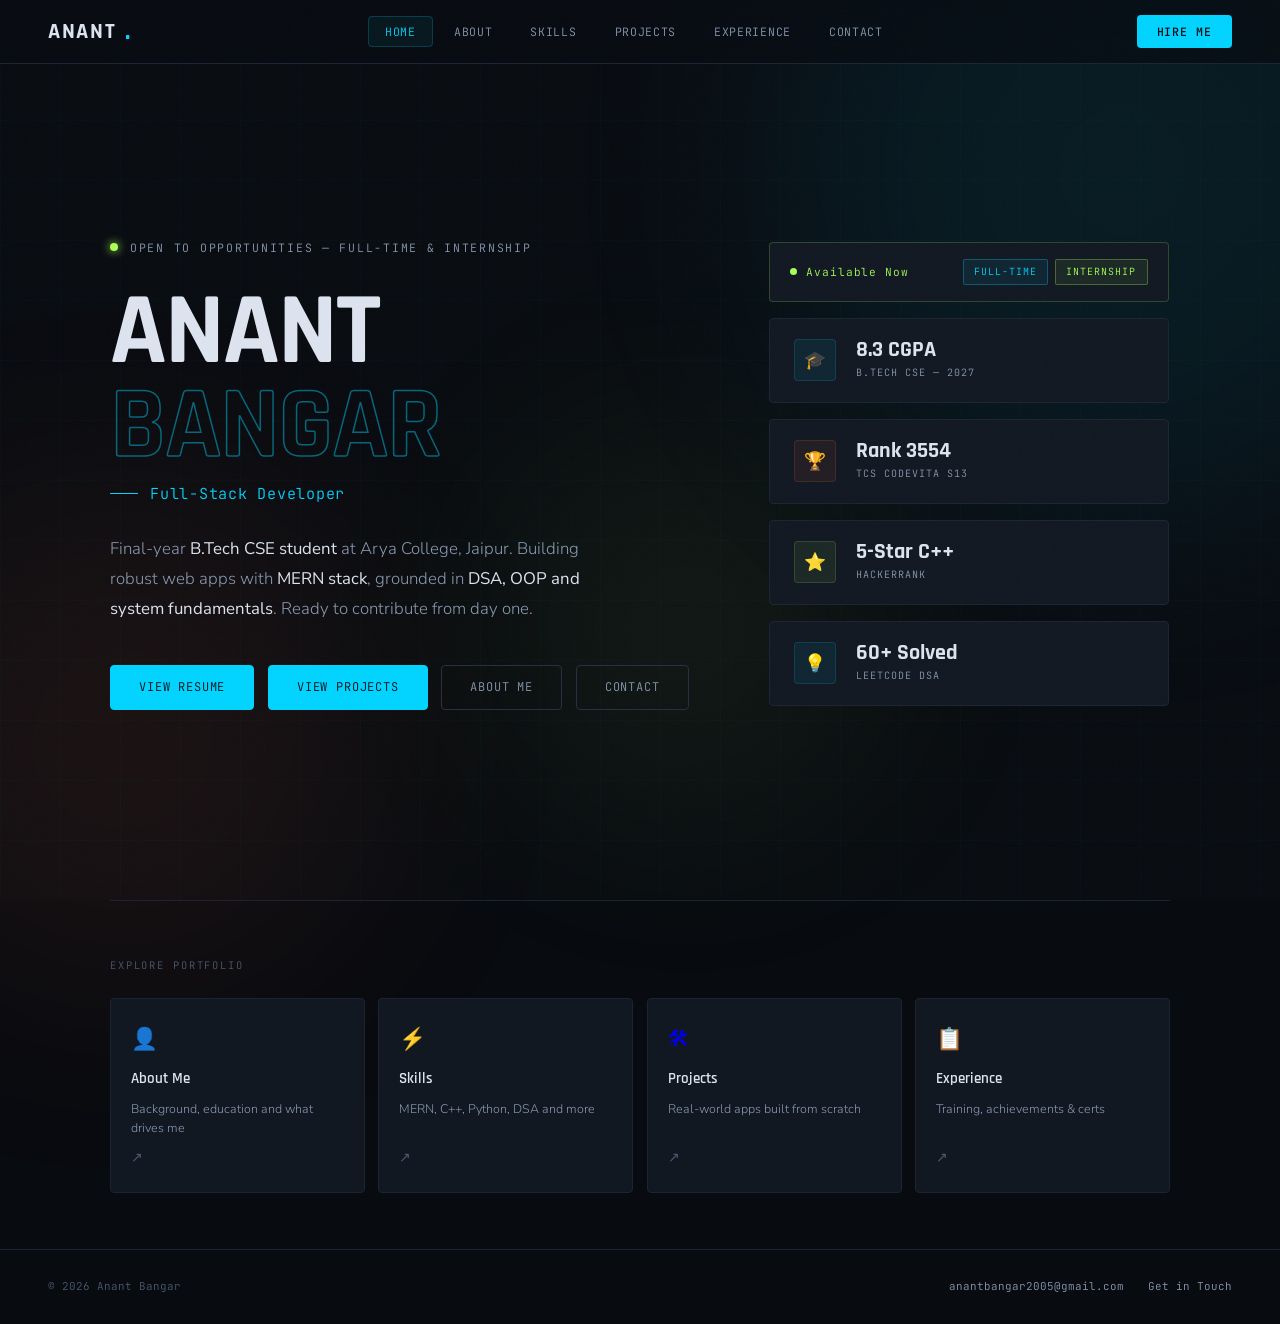
<file: index.html>
<!DOCTYPE html>
<html lang="en">
<head>
  <meta charset="UTF-8"/>
  <meta name="viewport" content="width=device-width, initial-scale=1.0"/>
  <title>Anant Bangar — Full-Stack Developer</title>
  <link rel="stylesheet" href="style.css"/>
  <style>
    .hero {
      min-height: calc(100vh - 64px);
      display: flex;
      align-items: center;
      padding: 4rem 0 5rem;
    }
    .hero-grid {
      display: grid;
      grid-template-columns: 1fr 400px;
      gap: 5rem;
      align-items: center;
    }
    .hero-eyebrow {
      display: flex;
      align-items: center;
      gap: 0.75rem;
      margin-bottom: 1.75rem;
    }
    .status-dot {
      width: 8px; height: 8px;
      border-radius: 50%;
      background: var(--accent3);
      box-shadow: 0 0 10px var(--accent3);
      animation: pulse-dot 2s ease-in-out infinite;
    }
    @keyframes pulse-dot {
      0%,100% { opacity: 1; transform: scale(1); }
      50%      { opacity: 0.55; transform: scale(0.82); }
    }
    .eyebrow-text {
      font-family: var(--font-mono);
      font-size: 0.72rem;
      letter-spacing: 0.15em;
      text-transform: uppercase;
      color: var(--text2);
    }
    .hero-name {
      font-family: var(--font-head);
      font-weight: 700;
      font-size: clamp(3.5rem, 8vw, 7rem);
      line-height: 0.92;
      letter-spacing: -0.02em;
      margin-bottom: 0.5rem;
    }
    .hero-name .outline {
      color: transparent;
      -webkit-text-stroke: 1.5px rgba(0,212,255,0.45);
    }
    .hero-role {
      font-family: var(--font-mono);
      font-size: 0.95rem;
      color: var(--accent);
      letter-spacing: 0.05em;
      margin-bottom: 1.75rem;
      display: flex;
      align-items: center;
      gap: 0.75rem;
    }
    .hero-role::before { content:''; width:28px; height:1px; background:var(--accent); }
    .hero-desc {
      font-size: 1.05rem;
      color: var(--text2);
      line-height: 1.8;
      max-width: 500px;
      margin-bottom: 2.5rem;
    }
    .hero-desc strong { color: var(--text); font-weight: 400; }
    .hero-actions { display: flex; gap: 0.85rem; flex-wrap: wrap; }

    /* Right panel */
    .hero-panel { display: flex; flex-direction: column; gap: 1rem; }
    .availability-bar {
      background: var(--surface);
      border: 1px solid rgba(168,255,87,0.2);
      border-radius: var(--radius);
      padding: 1rem 1.25rem;
      display: flex;
      align-items: center;
      justify-content: space-between;
      gap: 1rem;
    }
    .avail-left {
      display: flex;
      align-items: center;
      gap: 0.6rem;
      font-family: var(--font-mono);
      font-size: 0.7rem;
      color: var(--accent3);
      letter-spacing: 0.08em;
    }
    .avail-dot {
      width: 7px; height: 7px;
      border-radius: 50%;
      background: var(--accent3);
      animation: pulse-dot 2s ease-in-out infinite;
    }
    .avail-badges { display: flex; gap: 0.4rem; flex-wrap: wrap; }

    .stat-card {
      background: var(--surface);
      border: 1px solid var(--border);
      border-radius: var(--radius);
      padding: 1.25rem 1.5rem;
      display: flex;
      align-items: center;
      gap: 1.25rem;
      transition: border-color 0.2s, transform 0.2s;
    }
    .stat-card:hover { border-color: rgba(0,212,255,0.25); transform: translateX(4px); }
    .stat-icon {
      width: 42px; height: 42px;
      background: rgba(0,212,255,0.07);
      border: 1px solid rgba(0,212,255,0.15);
      border-radius: var(--radius);
      display: flex; align-items: center; justify-content: center;
      font-size: 1.1rem; flex-shrink: 0;
    }
    .stat-card:nth-child(3) .stat-icon { background:rgba(255,107,53,0.07); border-color:rgba(255,107,53,0.15); }
    .stat-card:nth-child(4) .stat-icon { background:rgba(168,255,87,0.07); border-color:rgba(168,255,87,0.15); }
    .stat-val {
      font-family: var(--font-head);
      font-weight: 700;
      font-size: 1.4rem;
      color: var(--text);
      line-height: 1;
    }
    .stat-lbl {
      font-family: var(--font-mono);
      font-size: 0.63rem;
      color: var(--text2);
      letter-spacing: 0.1em;
      text-transform: uppercase;
      margin-top: 0.25rem;
    }

    /* Quick nav */
    .quick-nav { padding: 3.5rem 0; border-top: 1px solid var(--border); }
    .qnav-label {
      font-family: var(--font-mono);
      font-size: 0.65rem;
      letter-spacing: 0.18em;
      text-transform: uppercase;
      color: var(--text3);
      margin-bottom: 1.5rem;
    }
    .quick-grid {
      display: grid;
      grid-template-columns: repeat(4, 1fr);
      gap: 0.85rem;
    }
    .qlink {
      background: var(--surface);
      border: 1px solid var(--border);
      border-radius: var(--radius);
      padding: 1.4rem 1.25rem;
      display: flex;
      flex-direction: column;
      gap: 0.55rem;
      transition: border-color 0.2s, transform 0.2s, box-shadow 0.2s;
    }
    .qlink:hover {
      border-color: rgba(0,212,255,0.3);
      transform: translateY(-5px);
      box-shadow: 0 16px 32px rgba(0,0,0,0.4);
    }
    .qlink-icon { font-size: 1.35rem; }
    .qlink-title {
      font-family: var(--font-head);
      font-weight: 600;
      font-size: 0.95rem;
      color: var(--text);
    }
    .qlink-desc { font-size: 0.78rem; color: var(--text2); line-height: 1.5; }
    .qlink-arrow { font-size: 0.9rem; color: var(--text3); margin-top: auto; transition: color 0.2s, transform 0.2s; }
    .qlink:hover .qlink-arrow { color: var(--accent); transform: translate(3px,-2px); }

    @media (max-width: 900px) {
      .hero-grid { grid-template-columns: 1fr; gap: 3rem; }
      .hero-panel { flex-direction: row; flex-wrap: wrap; }
      .stat-card { flex: 1 1 160px; }
      .availability-bar { flex: 1 1 100%; }
      .quick-grid { grid-template-columns: repeat(2, 1fr); }
    }
  </style>
</head>
<body>
  <div class="page-grid-bg"></div>
  <div class="orb orb-1"></div>
  <div class="orb orb-2"></div>
  <div class="orb orb-3"></div>

  <nav class="nav">
    <a class="nav-logo" href="index.html">ANANT<span class="dot">.</span></a>
    <ul class="nav-links" id="navLinks">
      <li><a href="index.html" class="active">Home</a></li>
      <li><a href="about.html">About</a></li>
      <li><a href="skills.html">Skills</a></li>
      <li><a href="projects.html">Projects</a></li>
      <li><a href="experience.html">Experience</a></li>
      <li><a href="contact.html">Contact</a></li>
    </ul>
    <a class="nav-hire" href="contact.html">Hire Me</a>
    <div class="hamburger" id="hamburger" onclick="toggleNav()">
      <span></span><span></span><span></span>
    </div>
  </nav>

  <main class="page">
    <div class="container">
      <section class="hero">
        <div class="hero-grid">
          <div>
            <div class="hero-eyebrow fade-up">
              <div class="status-dot"></div>
              <span class="eyebrow-text">Open to Opportunities — Full-Time &amp; Internship</span>
            </div>
            <h1 class="hero-name fade-up">ANANT<br><span class="outline">BANGAR</span></h1>
            <div class="hero-role fade-up">Full-Stack Developer</div>
            <p class="hero-desc fade-up">
              Final-year <strong>B.Tech CSE student</strong> at Arya College, Jaipur.
              Building robust web apps with <strong>MERN stack</strong>, grounded in
              <strong>DSA, OOP and system fundamentals</strong>.
              Ready to contribute from day one.
            </p>
            <div class="hero-actions fade-up">
              <a class="btn btn-primary" href="Anant Bangar__resume.pdf" target="_blank">View Resume</a>
              <a class="btn btn-primary" href="projects.html">View Projects</a>
              <a class="btn btn-outline" href="about.html">About Me</a>
              <a class="btn btn-outline" href="contact.html">Contact</a>
            </div>
          </div>

          <div class="hero-panel fade-up">
            <div class="availability-bar">
              <div class="avail-left"><div class="avail-dot"></div>Available Now</div>
              <div class="avail-badges">
                <span class="badge badge-cyan">Full-Time</span>
                <span class="badge badge-lime">Internship</span>
              </div>
            </div>
            <div class="stat-card">
              <div class="stat-icon">🎓</div>
              <div><div class="stat-val">8.3 CGPA</div><div class="stat-lbl">B.Tech CSE — 2027</div></div>
            </div>
            <div class="stat-card">
              <div class="stat-icon">🏆</div>
              <div><div class="stat-val">Rank 3554</div><div class="stat-lbl">TCS CodeVita S13</div></div>
            </div>
            <div class="stat-card">
              <div class="stat-icon">⭐</div>
              <div><div class="stat-val">5-Star C++</div><div class="stat-lbl">HackerRank</div></div>
            </div>
            <div class="stat-card">
              <div class="stat-icon">💡</div>
              <div><div class="stat-val">60+ Solved</div><div class="stat-lbl">LeetCode DSA</div></div>
            </div>
          </div>
        </div>
      </section>

      <section class="quick-nav">
        <div class="qnav-label fade-up">Explore Portfolio</div>
        <div class="quick-grid">
          <a class="qlink fade-up" href="about.html">
            <div class="qlink-icon">👤</div>
            <div class="qlink-title">About Me</div>
            <div class="qlink-desc">Background, education and what drives me</div>
            <div class="qlink-arrow">↗</div>
          </a>
          <a class="qlink fade-up" href="skills.html">
            <div class="qlink-icon">⚡</div>
            <div class="qlink-title">Skills</div>
            <div class="qlink-desc">MERN, C++, Python, DSA and more</div>
            <div class="qlink-arrow">↗</div>
          </a>
          <a class="qlink fade-up" href="projects.html">
            <div class="qlink-icon">🛠</div>
            <div class="qlink-title">Projects</div>
            <div class="qlink-desc">Real-world apps built from scratch</div>
            <div class="qlink-arrow">↗</div>
          </a>
          <a class="qlink fade-up" href="experience.html">
            <div class="qlink-icon">📋</div>
            <div class="qlink-title">Experience</div>
            <div class="qlink-desc">Training, achievements &amp; certs</div>
            <div class="qlink-arrow">↗</div>
          </a>
        </div>
      </section>
    </div>
  </main>

  <footer class="footer">
    <span>© 2026 Anant Bangar</span>
    <div class="footer-right">
      <a href="mailto:anantbangar2005@gmail.com">anantbangar2005@gmail.com</a>
      <a href="contact.html">Get in Touch</a>
    </div>
  </footer>

  <script>
    function toggleNav() { document.getElementById('navLinks').classList.toggle('open'); }
    const obs = new IntersectionObserver(entries =>
      entries.forEach((e,i) => e.isIntersecting && setTimeout(() => e.target.classList.add('visible'), i*90)),
      { threshold: 0.08 }
    );
    document.querySelectorAll('.fade-up').forEach(el => obs.observe(el));
  </script>
</body>
</html>
</file>
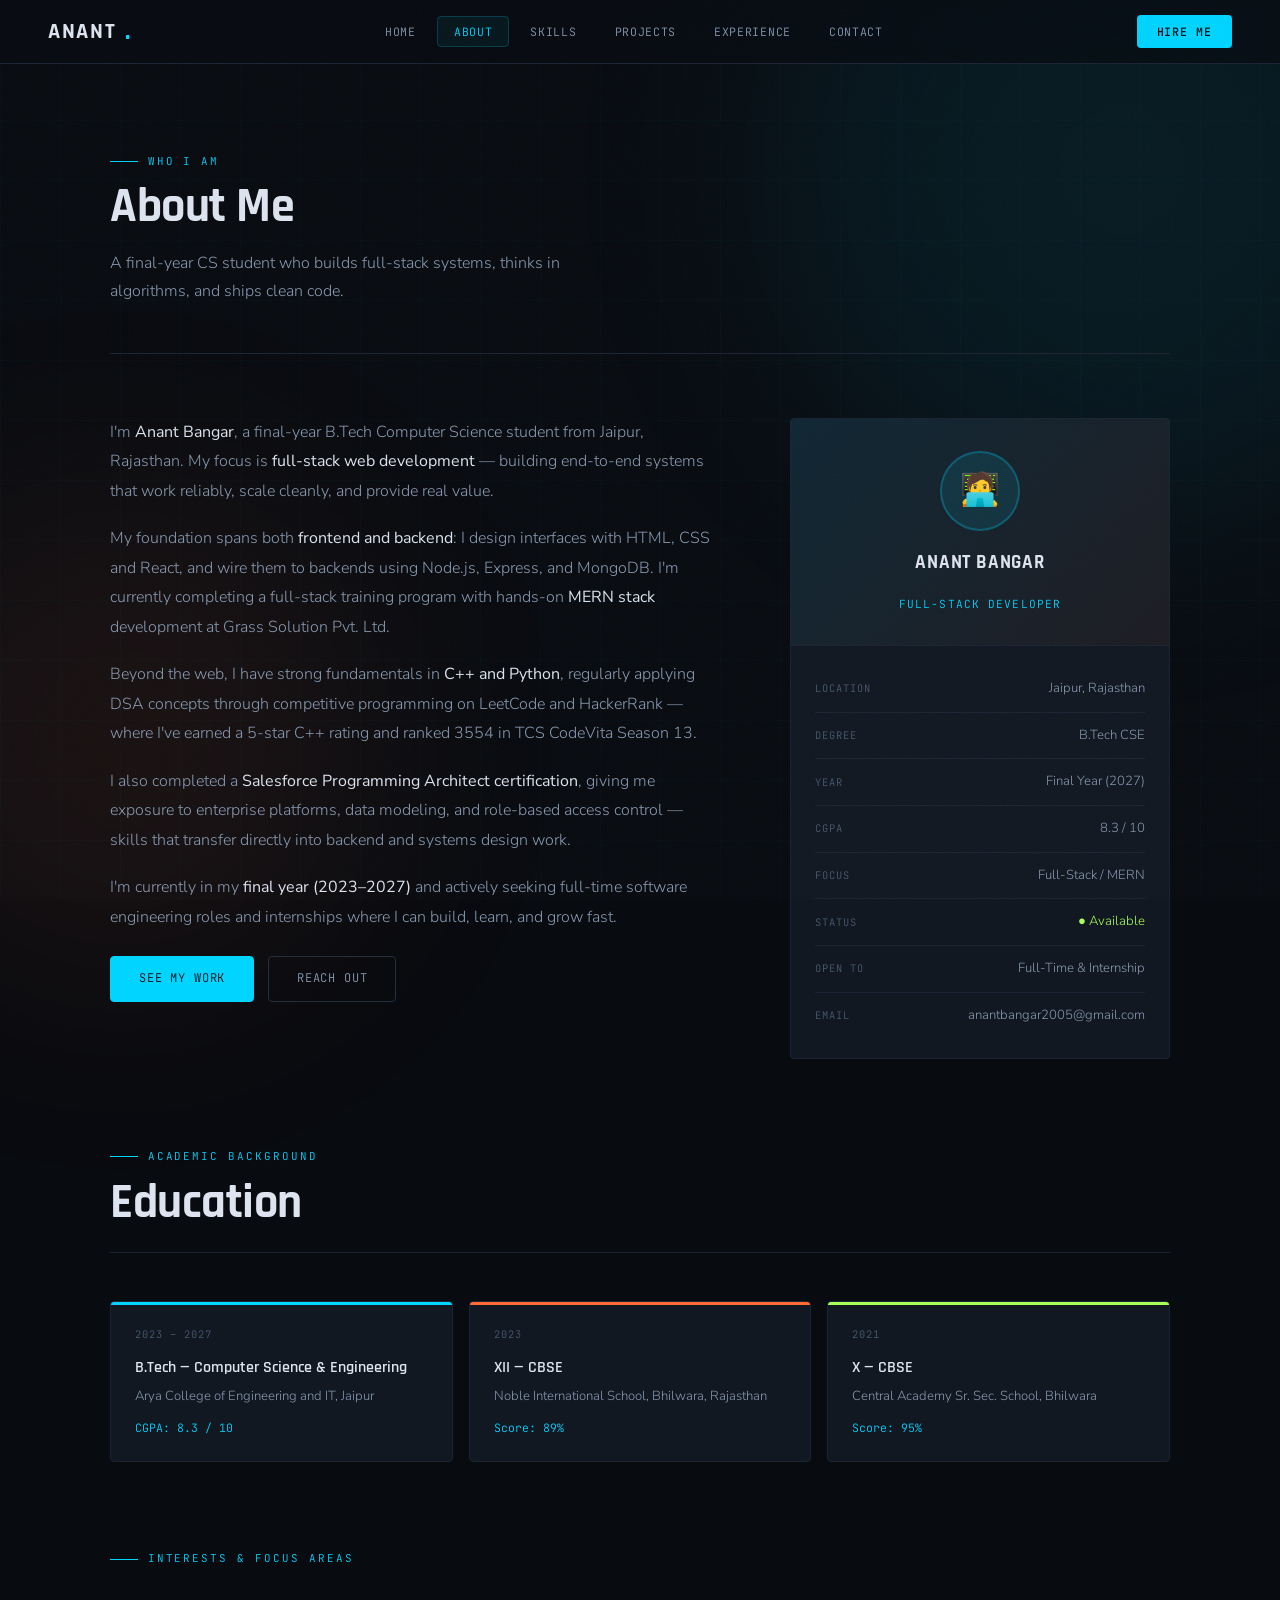
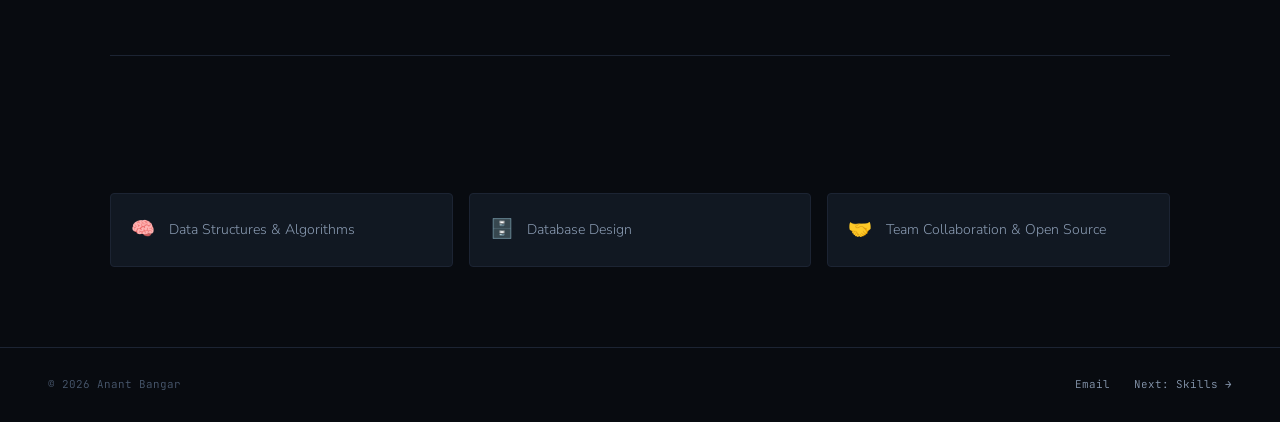
<file: about.html>
<!DOCTYPE html>
<html lang="en">
<head>
  <meta charset="UTF-8"/>
  <meta name="viewport" content="width=device-width, initial-scale=1.0"/>
  <title>About — Anant Bangar</title>
  <link rel="stylesheet" href="style.css"/>
  <style>
    .page-hero {
      padding: 5rem 0 3rem;
      border-bottom: 1px solid var(--border);
      margin-bottom: 4rem;
    }
    .about-grid {
      display: grid;
      grid-template-columns: 1fr 380px;
      gap: 4.5rem;
      align-items: start;
      margin-bottom: 5rem;
    }
    .about-text p {
      font-size: 1rem;
      color: var(--text2);
      line-height: 1.85;
      margin-bottom: 1.1rem;
    }
    .about-text p strong { color: var(--text); font-weight: 400; }
    .about-text p:last-child { margin-bottom: 0; }

    /* Profile box */
    .profile-box {
      background: var(--surface);
      border: 1px solid var(--border);
      border-radius: var(--radius);
      overflow: hidden;
    }
    .profile-box-top {
      background: linear-gradient(135deg, rgba(0,212,255,0.08) 0%, rgba(255,107,53,0.05) 100%);
      border-bottom: 1px solid var(--border);
      padding: 2rem;
      display: flex;
      flex-direction: column;
      align-items: center;
      gap: 1rem;
      text-align: center;
    }
    .avatar {
      width: 80px; height: 80px;
      border-radius: 50%;
      background: rgba(0,212,255,0.1);
      border: 2px solid rgba(0,212,255,0.25);
      display: flex; align-items: center; justify-content: center;
      font-size: 2rem;
    }
    .profile-name {
      font-family: var(--font-head);
      font-weight: 700;
      font-size: 1.2rem;
      letter-spacing: 0.04em;
    }
    .profile-role {
      font-family: var(--font-mono);
      font-size: 0.7rem;
      color: var(--accent);
      letter-spacing: 0.1em;
      text-transform: uppercase;
    }
    .profile-list {
      padding: 1.25rem 1.5rem;
      display: flex;
      flex-direction: column;
      gap: 0;
    }
    .profile-row {
      display: flex;
      justify-content: space-between;
      align-items: center;
      padding: 0.75rem 0;
      border-bottom: 1px solid var(--border);
      font-size: 0.82rem;
    }
    .profile-row:last-child { border-bottom: none; }
    .profile-key {
      font-family: var(--font-mono);
      font-size: 0.65rem;
      letter-spacing: 0.1em;
      text-transform: uppercase;
      color: var(--text3);
    }
    .profile-val { color: var(--text2); }
    .profile-val.green { color: var(--accent3); }

    /* Education */
    .edu-section { margin-bottom: 5rem; }
    .edu-grid {
      display: grid;
      grid-template-columns: repeat(3, 1fr);
      gap: 1rem;
      margin-top: 1.5rem;
    }
    .edu-card {
      background: var(--surface);
      border: 1px solid var(--border);
      border-radius: var(--radius);
      padding: 1.5rem;
      position: relative;
      overflow: hidden;
      transition: border-color 0.2s, transform 0.2s;
    }
    .edu-card::before {
      content:'';
      position: absolute;
      top:0; left:0; right:0;
      height: 3px;
      background: var(--accent);
    }
    .edu-card:nth-child(2)::before { background: var(--accent2); }
    .edu-card:nth-child(3)::before { background: var(--accent3); }
    .edu-card:hover { border-color: var(--border2); transform: translateY(-4px); }
    .edu-year {
      font-family: var(--font-mono);
      font-size: 0.65rem;
      color: var(--text3);
      letter-spacing: 0.1em;
      margin-bottom: 0.75rem;
    }
    .edu-degree {
      font-family: var(--font-head);
      font-weight: 600;
      font-size: 1rem;
      color: var(--text);
      margin-bottom: 0.35rem;
    }
    .edu-school { font-size: 0.82rem; color: var(--text2); margin-bottom: 0.75rem; line-height: 1.4; }
    .edu-score {
      font-family: var(--font-mono);
      font-size: 0.72rem;
      color: var(--accent);
    }

    /* Interests */
    .interests-grid {
      display: grid;
      grid-template-columns: repeat(3, 1fr);
      gap: 1rem;
      margin-top: 1.5rem;
    }
    .interest-item {
      background: var(--surface);
      border: 1px solid var(--border);
      border-radius: var(--radius);
      padding: 1.25rem;
      display: flex;
      align-items: center;
      gap: 0.85rem;
      font-size: 0.88rem;
      color: var(--text2);
      transition: border-color 0.2s;
    }
    .interest-item:hover { border-color: rgba(0,212,255,0.2); color: var(--text); }
    .interest-icon { font-size: 1.2rem; }

    @media (max-width: 900px) {
      .about-grid { grid-template-columns: 1fr; }
      .edu-grid { grid-template-columns: 1fr; }
      .interests-grid { grid-template-columns: repeat(2, 1fr); }
    }
  </style>
</head>
<body>
  <div class="page-grid-bg"></div>
  <div class="orb orb-1"></div>
  <div class="orb orb-2"></div>

  <nav class="nav">
    <a class="nav-logo" href="index.html">ANANT<span class="dot">.</span></a>
    <ul class="nav-links" id="navLinks">
      <li><a href="index.html">Home</a></li>
      <li><a href="about.html" class="active">About</a></li>
      <li><a href="skills.html">Skills</a></li>
      <li><a href="projects.html">Projects</a></li>
      <li><a href="experience.html">Experience</a></li>
      <li><a href="contact.html">Contact</a></li>
    </ul>
    <a class="nav-hire" href="contact.html">Hire Me</a>
    <div class="hamburger" onclick="toggleNav()"><span></span><span></span><span></span></div>
  </nav>

  <main class="page">
    <div class="container">

      <div class="page-hero fade-up">
        <div class="section-label">Who I Am</div>
        <h1 class="section-title">About Me</h1>
        <p class="section-sub">A final-year CS student who builds full-stack systems, thinks in algorithms, and ships clean code.</p>
      </div>

      <div class="about-grid">
        <div class="about-text fade-up">
          <p>I'm <strong>Anant Bangar</strong>, a final-year B.Tech Computer Science student from Jaipur, Rajasthan. My focus is <strong>full-stack web development</strong> — building end-to-end systems that work reliably, scale cleanly, and provide real value.</p>
          <p>My foundation spans both <strong>frontend and backend</strong>: I design interfaces with HTML, CSS and React, and wire them to backends using Node.js, Express, and MongoDB. I'm currently completing a full-stack training program with hands-on <strong>MERN stack</strong> development at Grass Solution Pvt. Ltd.</p>
          <p>Beyond the web, I have strong fundamentals in <strong>C++ and Python</strong>, regularly applying DSA concepts through competitive programming on LeetCode and HackerRank — where I've earned a 5-star C++ rating and ranked 3554 in TCS CodeVita Season 13.</p>
          <p>I also completed a <strong>Salesforce Programming Architect certification</strong>, giving me exposure to enterprise platforms, data modeling, and role-based access control — skills that transfer directly into backend and systems design work.</p>
          <p>I'm currently in my <strong>final year (2023–2027)</strong> and actively seeking full-time software engineering roles and internships where I can build, learn, and grow fast.</p>
          <div style="display:flex; gap:0.85rem; flex-wrap:wrap; margin-top:1.5rem;">
            <a class="btn btn-primary" href="projects.html">See My Work</a>
            <a class="btn btn-outline" href="contact.html">Reach Out</a>
          </div>
        </div>

        <div class="fade-up">
          <div class="profile-box">
            <div class="profile-box-top">
              <div class="avatar">🧑‍💻</div>
              <div class="profile-name">ANANT BANGAR</div>
              <div class="profile-role">Full-Stack Developer</div>
            </div>
            <div class="profile-list">
              <div class="profile-row">
                <span class="profile-key">Location</span>
                <span class="profile-val">Jaipur, Rajasthan</span>
              </div>
              <div class="profile-row">
                <span class="profile-key">Degree</span>
                <span class="profile-val">B.Tech CSE</span>
              </div>
              <div class="profile-row">
                <span class="profile-key">Year</span>
                <span class="profile-val">Final Year (2027)</span>
              </div>
              <div class="profile-row">
                <span class="profile-key">CGPA</span>
                <span class="profile-val">8.3 / 10</span>
              </div>
              <div class="profile-row">
                <span class="profile-key">Focus</span>
                <span class="profile-val">Full-Stack / MERN</span>
              </div>
              <div class="profile-row">
                <span class="profile-key">Status</span>
                <span class="profile-val green">● Available</span>
              </div>
              <div class="profile-row">
                <span class="profile-key">Open To</span>
                <span class="profile-val">Full-Time &amp; Internship</span>
              </div>
              <div class="profile-row">
                <span class="profile-key">Email</span>
                <span class="profile-val">anantbangar2005@gmail.com</span>
              </div>
            </div>
          </div>
        </div>
      </div>

      <div class="edu-section">
        <div class="section-label fade-up">Academic Background</div>
        <h2 class="section-title fade-up">Education</h2>
        <div class="section-divider"></div>
        <div class="edu-grid">
          <div class="edu-card fade-up">
            <div class="edu-year">2023 – 2027</div>
            <div class="edu-degree">B.Tech — Computer Science &amp; Engineering</div>
            <div class="edu-school">Arya College of Engineering and IT, Jaipur</div>
            <div class="edu-score">CGPA: 8.3 / 10</div>
          </div>
          <div class="edu-card fade-up">
            <div class="edu-year">2023</div>
            <div class="edu-degree">XII — CBSE</div>
            <div class="edu-school">Noble International School, Bhilwara, Rajasthan</div>
            <div class="edu-score">Score: 89%</div>
          </div>
          <div class="edu-card fade-up">
            <div class="edu-year">2021</div>
            <div class="edu-degree">X — CBSE</div>
            <div class="edu-school">Central Academy Sr. Sec. School, Bhilwara</div>
            <div class="edu-score">Score: 95%</div>
          </div>
        </div>
      </div>

      <div style="margin-bottom: 5rem;">
        <div class="section-label fade-up">Interests &amp; Focus Areas</div>
        <h2 class="section-title fade-up">What I Care About</h2>
        <div class="section-divider"></div>
        <div class="interests-grid">
          <div class="interest-item fade-up"><span class="interest-icon">🌐</span>Full-Stack Web Development</div>
          <div class="interest-item fade-up"><span class="interest-icon">⚙️</span>Backend APIs &amp; System Design</div>
          <div class="interest-item fade-up"><span class="interest-icon">🎨</span>Frontend UI / UX</div>
          <div class="interest-item fade-up"><span class="interest-icon">🧠</span>Data Structures &amp; Algorithms</div>
          <div class="interest-item fade-up"><span class="interest-icon">🗄️</span>Database Design</div>
          <div class="interest-item fade-up"><span class="interest-icon">🤝</span>Team Collaboration &amp; Open Source</div>
        </div>
      </div>

    </div>
  </main>

  <footer class="footer">
    <span>© 2026 Anant Bangar</span>
    <div class="footer-right">
      <a href="mailto:anantbangar2005@gmail.com">Email</a>
      <a href="skills.html">Next: Skills →</a>
    </div>
  </footer>

  <script>
    function toggleNav() { document.getElementById('navLinks').classList.toggle('open'); }
    const obs = new IntersectionObserver(entries =>
      entries.forEach((e,i) => e.isIntersecting && setTimeout(() => e.target.classList.add('visible'), i*90)),
      { threshold: 0.08 }
    );
    document.querySelectorAll('.fade-up').forEach(el => obs.observe(el));
  </script>
</body>
</html>
</file>
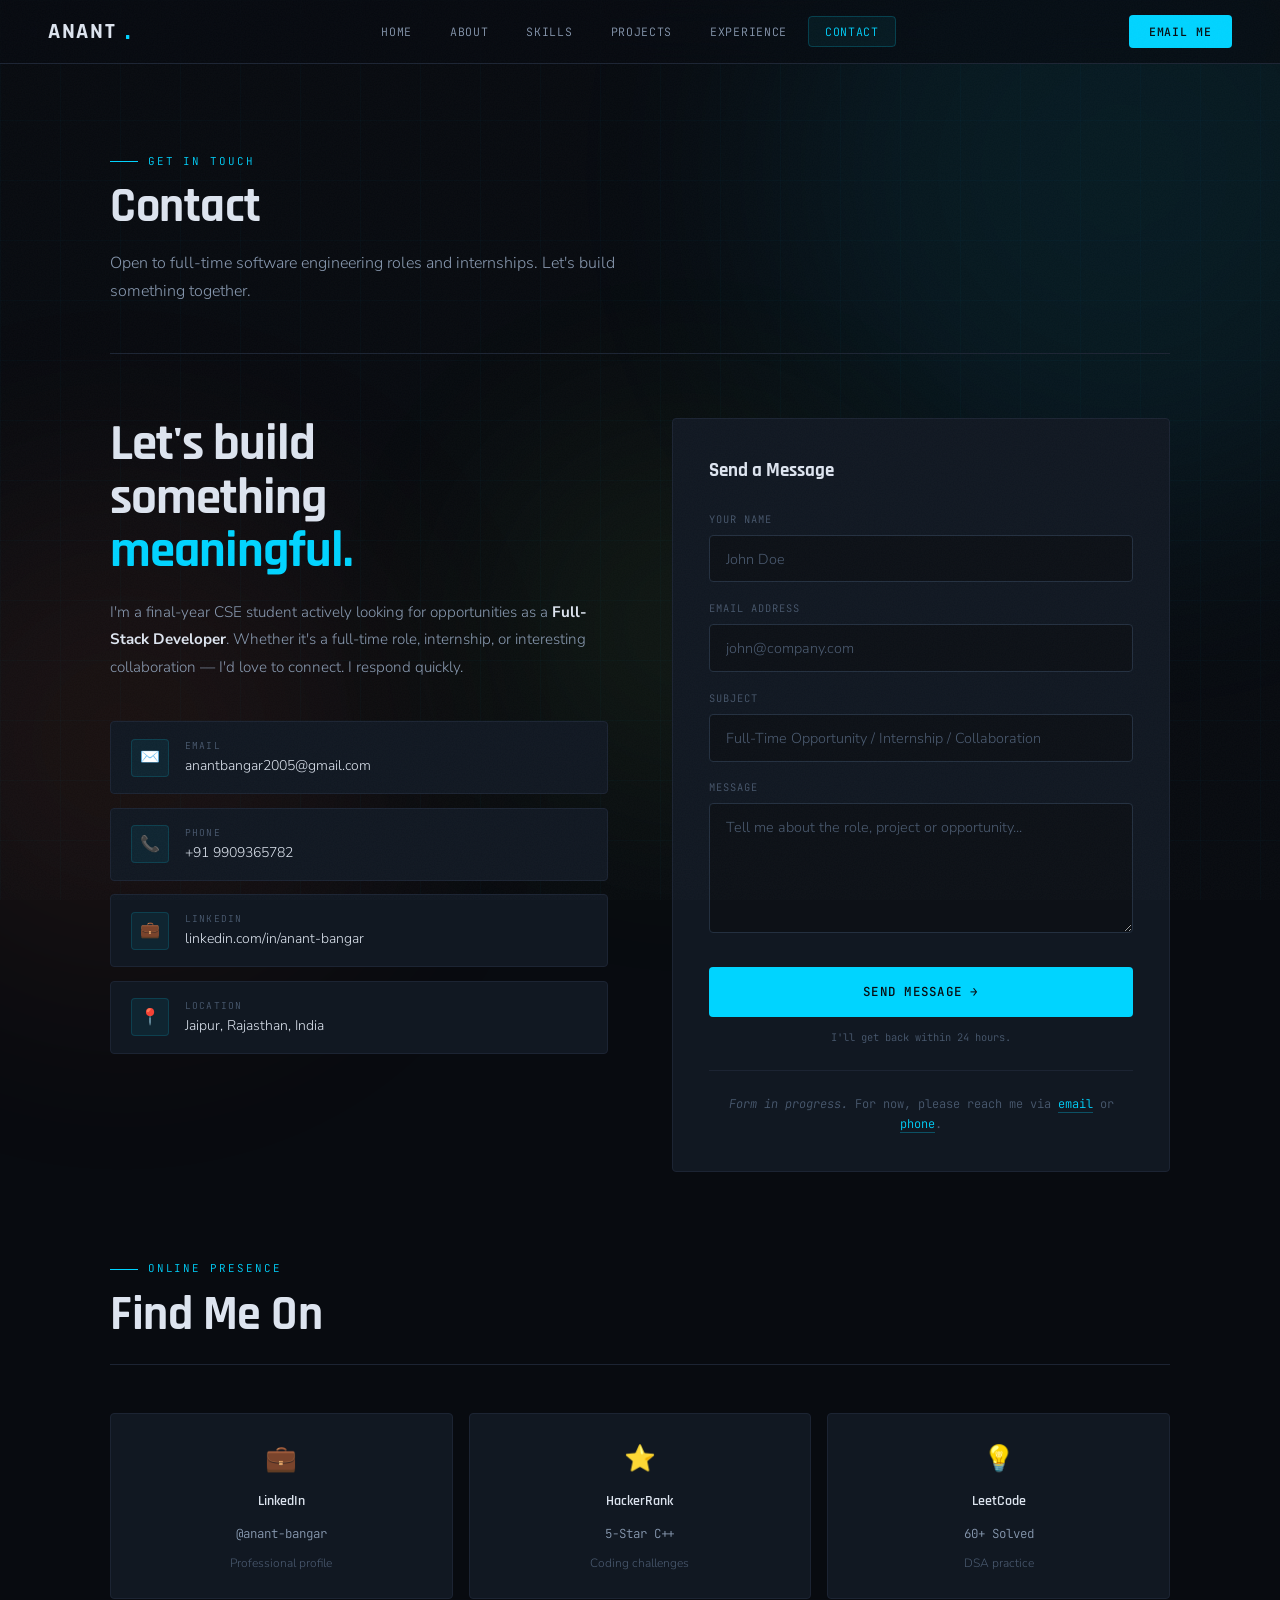
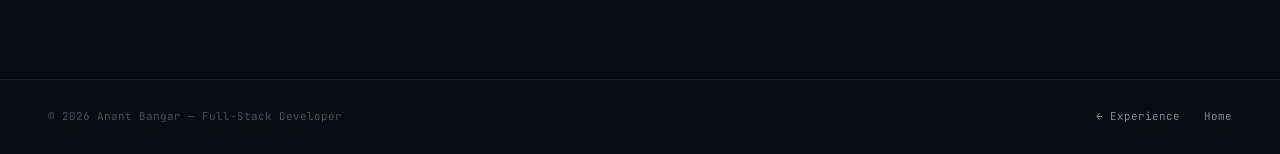
<file: contact.html>
<!DOCTYPE html>
<html lang="en">
<head>
  <meta charset="UTF-8"/>
  <meta name="viewport" content="width=device-width, initial-scale=1.0"/>
  <title>Contact — Anant Bangar</title>
  <link rel="stylesheet" href="style.css"/>
  <style>
    .page-hero { padding: 5rem 0 3rem; border-bottom: 1px solid var(--border); margin-bottom: 4rem; }

    .contact-grid {
      display: grid;
      grid-template-columns: 1fr 1fr;
      gap: 4rem;
      align-items: start;
      margin-bottom: 5rem;
    }

    /* Left */
    .contact-headline {
      font-family: var(--font-head);
      font-weight: 700;
      font-size: clamp(2rem, 4vw, 3.2rem);
      line-height: 1.05;
      letter-spacing: -0.02em;
      margin-bottom: 1.25rem;
    }
    .contact-headline span { color: var(--accent); }

    .contact-intro {
      font-size: 0.95rem;
      color: var(--text2);
      line-height: 1.8;
      margin-bottom: 2.5rem;
    }

    .contact-items { display: flex; flex-direction: column; gap: 0.85rem; }
    .citem {
      display: flex;
      align-items: center;
      gap: 1rem;
      background: var(--surface);
      border: 1px solid var(--border);
      border-radius: var(--radius);
      padding: 1rem 1.25rem;
      text-decoration: none;
      transition: border-color 0.2s, transform 0.2s;
    }
    .citem:hover {
      border-color: rgba(0,212,255,0.3);
      transform: translateX(5px);
    }
    .citem-icon {
      width: 38px; height: 38px;
      background: rgba(0,212,255,0.07);
      border: 1px solid rgba(0,212,255,0.15);
      border-radius: var(--radius);
      display: flex; align-items: center; justify-content: center;
      font-size: 1rem; flex-shrink: 0;
    }
    .citem-label {
      font-family: var(--font-mono);
      font-size: 0.6rem;
      letter-spacing: 0.12em;
      text-transform: uppercase;
      color: var(--text3);
    }
    .citem-val { font-size: 0.875rem; color: var(--text); }

    /* Right — form */
    .form-card {
      background: var(--surface);
      border: 1px solid var(--border);
      border-radius: var(--radius);
      padding: 2.25rem;
    }
    .form-title {
      font-family: var(--font-head);
      font-weight: 700;
      font-size: 1.2rem;
      margin-bottom: 1.5rem;
      color: var(--text);
    }
    .form-group { margin-bottom: 1.1rem; }
    .form-label {
      display: block;
      font-family: var(--font-mono);
      font-size: 0.65rem;
      letter-spacing: 0.1em;
      text-transform: uppercase;
      color: var(--text3);
      margin-bottom: 0.45rem;
    }
    .form-input, .form-textarea {
      width: 100%;
      background: var(--bg2);
      border: 1px solid var(--border2);
      border-radius: var(--radius);
      padding: 0.8rem 1rem;
      color: var(--text);
      font-family: var(--font-body);
      font-size: 0.9rem;
      font-weight: 300;
      transition: border-color 0.2s, box-shadow 0.2s;
      outline: none;
    }
    .form-input:focus, .form-textarea:focus {
      border-color: rgba(0,212,255,0.4);
      box-shadow: 0 0 0 3px rgba(0,212,255,0.06);
    }
    .form-textarea { resize: vertical; min-height: 130px; }
    .form-input::placeholder, .form-textarea::placeholder { color: var(--text3); }

    .form-submit {
      width: 100%;
      margin-top: 0.5rem;
      padding: 0.9rem;
      background: var(--accent);
      color: var(--bg);
      border: none;
      border-radius: var(--radius);
      font-family: var(--font-mono);
      font-size: 0.78rem;
      letter-spacing: 0.1em;
      text-transform: uppercase;
      font-weight: 500;
      cursor: pointer;
      transition: opacity 0.2s, transform 0.15s;
    }
    .form-submit:hover { opacity: 0.88; transform: translateY(-1px); }

    .form-note {
      font-family: var(--font-mono);
      font-size: 0.65rem;
      color: var(--text3);
      text-align: center;
      margin-top: 0.75rem;
    }

    /* Profiles section */
    .profiles-grid {
      display: grid;
      grid-template-columns: repeat(3, 1fr);
      gap: 1rem;
    }
    .profile-link {
      background: var(--surface);
      border: 1px solid var(--border);
      border-radius: var(--radius);
      padding: 1.5rem;
      text-align: center;
      transition: border-color 0.2s, transform 0.2s;
      display: flex;
      flex-direction: column;
      align-items: center;
      gap: 0.6rem;
      text-decoration: none;
    }
    .profile-link:hover { border-color: rgba(0,212,255,0.3); transform: translateY(-4px); }
    .profile-link-icon { font-size: 1.6rem; }
    .profile-link-name {
      font-family: var(--font-head);
      font-weight: 600;
      font-size: 0.9rem;
      color: var(--text);
    }
    .profile-link-handle { font-size: 0.78rem; color: var(--text2); font-family: var(--font-mono); }
    .profile-link-desc { font-size: 0.75rem; color: var(--text3); }

    /* Success message */
    .success-msg {
      display: none;
      text-align: center;
      padding: 2rem;
      font-family: var(--font-mono);
      font-size: 0.8rem;
      color: var(--accent3);
      letter-spacing: 0.06em;
    }

    @media (max-width: 768px) {
      .contact-grid { grid-template-columns: 1fr; gap: 2.5rem; }
      .profiles-grid { grid-template-columns: 1fr; }
    }
  </style>
</head>
<body>
  <div class="page-grid-bg"></div>
  <div class="orb orb-1"></div>
  <div class="orb orb-2"></div>
  <div class="orb orb-3"></div>

  <nav class="nav">
    <a class="nav-logo" href="index.html">ANANT<span class="dot">.</span></a>
    <ul class="nav-links" id="navLinks">
      <li><a href="index.html">Home</a></li>
      <li><a href="about.html">About</a></li>
      <li><a href="skills.html">Skills</a></li>
      <li><a href="projects.html">Projects</a></li>
      <li><a href="experience.html">Experience</a></li>
      <li><a href="contact.html" class="active">Contact</a></li>
    </ul>
    <a class="nav-hire" href="mailto:anantbangar2005@gmail.com">Email Me</a>
    <div class="hamburger" onclick="toggleNav()"><span></span><span></span><span></span></div>
  </nav>

  <main class="page">
    <div class="container">

      <div class="page-hero fade-up">
        <div class="section-label">Get in Touch</div>
        <h1 class="section-title">Contact</h1>
        <p class="section-sub">Open to full-time software engineering roles and internships. Let's build something together.</p>
      </div>

      <div class="contact-grid">
        <div class="fade-up">
          <h2 class="contact-headline">Let's build<br>something<br><span>meaningful.</span></h2>
          <p class="contact-intro">
            I'm a final-year CSE student actively looking for opportunities as a <strong style="color:var(--text)">Full-Stack Developer</strong>.
            Whether it's a full-time role, internship, or interesting collaboration — I'd love to connect.
            I respond quickly.
          </p>
          <div class="contact-items">
            <a class="citem" href="mailto:anantbangar2005@gmail.com">
              <div class="citem-icon">✉️</div>
              <div><div class="citem-label">Email</div><div class="citem-val">anantbangar2005@gmail.com</div></div>
            </a>
            <a class="citem" href="tel:+919909365782">
              <div class="citem-icon">📞</div>
              <div><div class="citem-label">Phone</div><div class="citem-val">+91 9909365782</div></div>
            </a>
            <a class="citem" href="https://linkedin.com" target="_blank">
              <div class="citem-icon">💼</div>
              <div><div class="citem-label">LinkedIn</div><div class="citem-val">linkedin.com/in/anant-bangar</div></div>
            </a>
            <div class="citem" style="cursor:default">
              <div class="citem-icon">📍</div>
              <div><div class="citem-label">Location</div><div class="citem-val">Jaipur, Rajasthan, India</div></div>
            </div>
          </div>
        </div>

        <div class="fade-up">
          <div class="form-card">
            <div class="form-title">Send a Message</div>
            <form id="contactForm" onsubmit="submitForm(event)">
              <div class="form-group">
                <label class="form-label">Your Name</label>
                <input class="form-input" type="text" placeholder="John Doe" required/>
              </div>
              <div class="form-group">
                <label class="form-label">Email Address</label>
                <input class="form-input" type="email" placeholder="john@company.com" required/>
              </div>
              <div class="form-group">
                <label class="form-label">Subject</label>
                <input class="form-input" type="text" placeholder="Full-Time Opportunity / Internship / Collaboration" required/>
              </div>
              <div class="form-group">
                <label class="form-label">Message</label>
                <textarea class="form-textarea" placeholder="Tell me about the role, project or opportunity..." required></textarea>
              </div>
              <button class="form-submit" type="submit">Send Message →</button>
              <div class="form-note">I'll get back within 24 hours.</div>
            </form>
            <div class="success-msg" id="successMsg">
              ✓ Message sent! I'll get back to you soon.
            </div>
            <div class="form-note" style="margin-top:1.5rem; padding-top:1.5rem; border-top:1px solid var(--border); color:var(--text3); font-size:0.75rem;">
              <em>Form in progress.</em> For now, please reach me via <a href="mailto:anantbangar2005@gmail.com" style="color:var(--accent); text-decoration:none; border-bottom:1px solid rgba(0,212,255,0.3);">email</a> or <a href="tel:+919909365782" style="color:var(--accent); text-decoration:none; border-bottom:1px solid rgba(0,212,255,0.3);">phone</a>.
            </div>
          </div>
        </div>
      </div>

      <!-- Profiles -->
      <div class="section-label fade-up">Online Presence</div>
      <h2 class="section-title fade-up">Find Me On</h2>
      <div class="section-divider"></div>
      <div class="profiles-grid" style="margin-bottom:5rem;">
        <a class="profile-link fade-up" href="https://linkedin.com" target="_blank">
          <div class="profile-link-icon">💼</div>
          <div class="profile-link-name">LinkedIn</div>
          <div class="profile-link-handle">@anant-bangar</div>
          <div class="profile-link-desc">Professional profile</div>
        </a>
        <a class="profile-link fade-up" href="https://www.hackerrank.com/profile/anantbangar33" target="_blank">
          <div class="profile-link-icon">⭐</div>
          <div class="profile-link-name">HackerRank</div>
          <div class="profile-link-handle">5-Star C++</div>
          <div class="profile-link-desc">Coding challenges</div>
        </a>
        <a class="profile-link fade-up" href="https://leetcode.com/u/anantbangar17/" target="_blank">
          <div class="profile-link-icon">💡</div>
          <div class="profile-link-name">LeetCode</div>
          <div class="profile-link-handle">60+ Solved</div>
          <div class="profile-link-desc">DSA practice</div>
        </a>
      </div>

    </div>
  </main>

  <footer class="footer">
    <span>© 2026 Anant Bangar — Full-Stack Developer</span>
    <div class="footer-right">
      <a href="experience.html">← Experience</a>
      <a href="index.html">Home</a>
    </div>
  </footer>

  <script>
    function toggleNav() { document.getElementById('navLinks').classList.toggle('open'); }

    function submitForm(e) {
      e.preventDefault();
      document.getElementById('contactForm').style.display = 'none';
      document.getElementById('successMsg').style.display = 'block';
    }

    const obs = new IntersectionObserver(entries =>
      entries.forEach((e,i) => e.isIntersecting && setTimeout(() => e.target.classList.add('visible'), i*90)),
      { threshold: 0.07 }
    );
    document.querySelectorAll('.fade-up').forEach(el => obs.observe(el));
  </script>
</body>
</html>
</file>
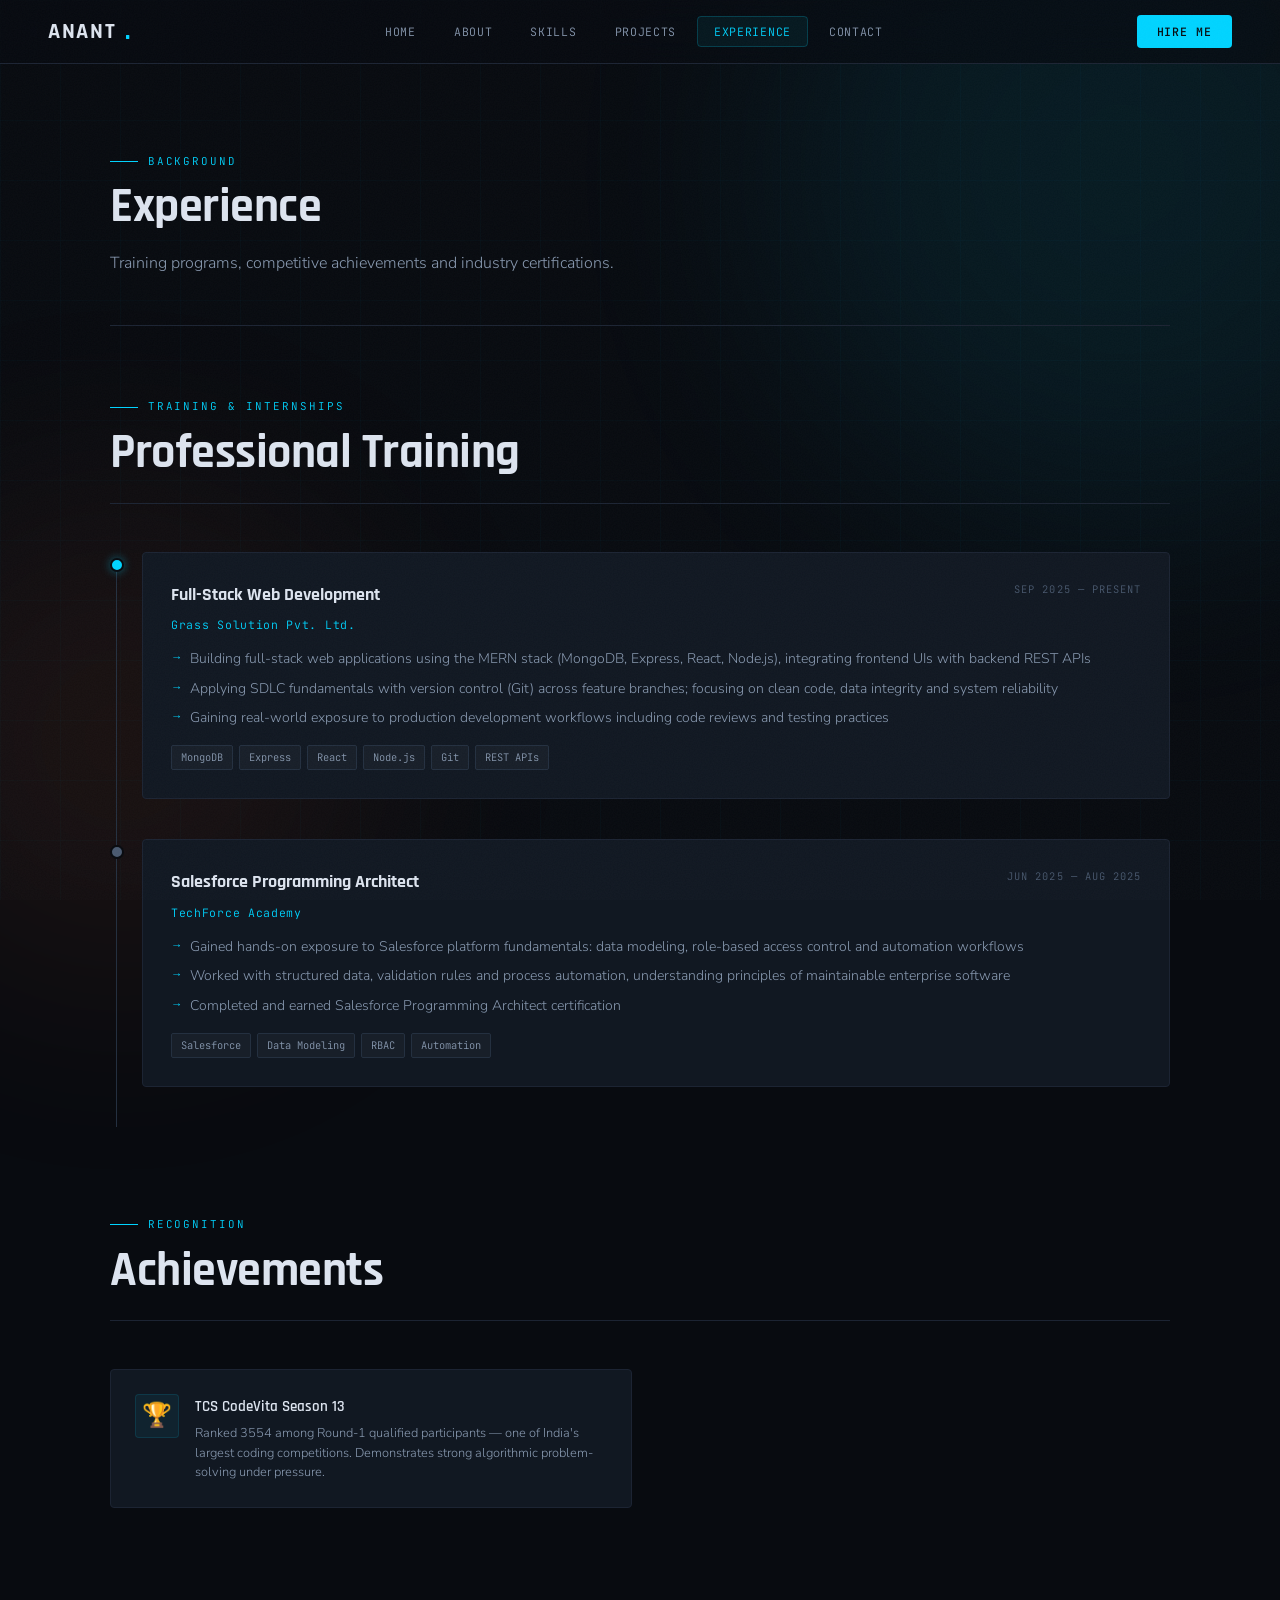
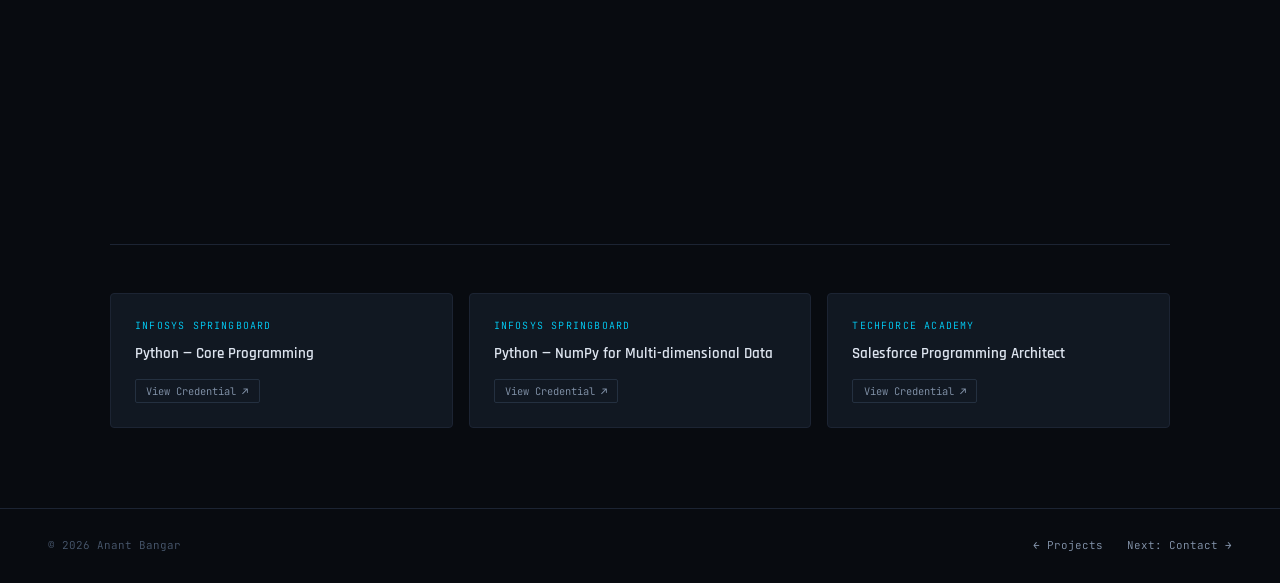
<file: experience.html>
<!DOCTYPE html>
<html lang="en">
<head>
  <meta charset="UTF-8"/>
  <meta name="viewport" content="width=device-width, initial-scale=1.0"/>
  <title>Experience — Anant Bangar</title>
  <link rel="stylesheet" href="style.css"/>
  <style>
    .page-hero { padding: 5rem 0 3rem; border-bottom: 1px solid var(--border); margin-bottom: 4rem; }

    /* Timeline */
    .timeline-section { margin-bottom: 5rem; }
    .timeline { position: relative; padding-left: 2rem; }
    .timeline::before {
      content:'';
      position: absolute;
      left: 6px; top: 8px; bottom: 0;
      width: 1px;
      background: var(--border2);
    }
    .tl-item {
      position: relative;
      padding-bottom: 2.5rem;
    }
    .tl-dot {
      position: absolute;
      left: -2rem;
      top: 6px;
      width: 14px; height: 14px;
      border-radius: 50%;
      background: var(--accent);
      border: 2px solid var(--bg);
      box-shadow: 0 0 10px rgba(0,212,255,0.4);
    }
    .tl-dot.dim { background: var(--text3); box-shadow: none; }

    .tl-card {
      background: var(--surface);
      border: 1px solid var(--border);
      border-radius: var(--radius);
      padding: 1.75rem;
      transition: border-color 0.2s;
    }
    .tl-card:hover { border-color: rgba(0,212,255,0.2); }

    .tl-header {
      display: flex;
      align-items: flex-start;
      justify-content: space-between;
      gap: 1rem;
      margin-bottom: 0.35rem;
      flex-wrap: wrap;
    }
    .tl-role {
      font-family: var(--font-head);
      font-weight: 700;
      font-size: 1.1rem;
      color: var(--text);
    }
    .tl-period {
      font-family: var(--font-mono);
      font-size: 0.65rem;
      color: var(--text3);
      letter-spacing: 0.1em;
      text-transform: uppercase;
      white-space: nowrap;
    }
    .tl-company {
      font-family: var(--font-mono);
      font-size: 0.72rem;
      color: var(--accent);
      letter-spacing: 0.06em;
      margin-bottom: 0.85rem;
    }
    .tl-points { display: flex; flex-direction: column; gap: 0.45rem; }
    .tl-points li {
      font-size: 0.875rem;
      color: var(--text2);
      padding-left: 1.2rem;
      position: relative;
      line-height: 1.6;
    }
    .tl-points li::before {
      content: '→';
      position: absolute;
      left: 0;
      color: var(--accent);
      font-size: 0.72rem;
    }

    /* Achievements */
    .achievements-grid {
      display: grid;
      grid-template-columns: repeat(2, 1fr);
      gap: 1rem;
      margin-bottom: 5rem;
    }
    .ach-card {
      background: var(--surface);
      border: 1px solid var(--border);
      border-radius: var(--radius);
      padding: 1.5rem;
      display: flex;
      gap: 1rem;
      align-items: flex-start;
      transition: border-color 0.2s, transform 0.2s;
    }
    .ach-card:hover { border-color: var(--border2); transform: translateY(-3px); }
    .ach-icon {
      font-size: 1.5rem;
      flex-shrink: 0;
      width: 44px; height: 44px;
      background: rgba(0,212,255,0.06);
      border: 1px solid rgba(0,212,255,0.12);
      border-radius: var(--radius);
      display: flex; align-items: center; justify-content: center;
    }
    .ach-title {
      font-family: var(--font-head);
      font-weight: 600;
      font-size: 0.95rem;
      color: var(--text);
      margin-bottom: 0.3rem;
    }
    .ach-desc { font-size: 0.8rem; color: var(--text2); line-height: 1.55; }

    /* Certifications */
    .certs-grid {
      display: grid;
      grid-template-columns: repeat(3, 1fr);
      gap: 1rem;
      margin-bottom: 5rem;
    }
    .cert-card {
      background: var(--surface);
      border: 1px solid var(--border);
      border-radius: var(--radius);
      padding: 1.5rem;
      transition: border-color 0.2s, transform 0.2s;
    }
    .cert-card:hover { border-color: rgba(0,212,255,0.25); transform: translateY(-3px); }
    .cert-issuer {
      font-family: var(--font-mono);
      font-size: 0.62rem;
      color: var(--accent);
      letter-spacing: 0.12em;
      text-transform: uppercase;
      margin-bottom: 0.6rem;
    }
    .cert-name {
      font-family: var(--font-head);
      font-weight: 600;
      font-size: 0.95rem;
      color: var(--text);
      margin-bottom: 0.75rem;
      line-height: 1.35;
    }
    .cert-link {
      font-family: var(--font-mono);
      font-size: 0.65rem;
      color: var(--text2);
      border: 1px solid var(--border2);
      border-radius: 2px;
      padding: 0.25rem 0.65rem;
      transition: color 0.2s, border-color 0.2s;
    }
    .cert-link:hover { color: var(--accent); border-color: rgba(0,212,255,0.3); }

    @media (max-width: 768px) {
      .achievements-grid { grid-template-columns: 1fr; }
      .certs-grid { grid-template-columns: 1fr; }
    }
  </style>
</head>
<body>
  <div class="page-grid-bg"></div>
  <div class="orb orb-1"></div>
  <div class="orb orb-2"></div>

  <nav class="nav">
    <a class="nav-logo" href="index.html">ANANT<span class="dot">.</span></a>
    <ul class="nav-links" id="navLinks">
      <li><a href="index.html">Home</a></li>
      <li><a href="about.html">About</a></li>
      <li><a href="skills.html">Skills</a></li>
      <li><a href="projects.html">Projects</a></li>
      <li><a href="experience.html" class="active">Experience</a></li>
      <li><a href="contact.html">Contact</a></li>
    </ul>
    <a class="nav-hire" href="contact.html">Hire Me</a>
    <div class="hamburger" onclick="toggleNav()"><span></span><span></span><span></span></div>
  </nav>

  <main class="page">
    <div class="container">
      <div class="page-hero fade-up">
        <div class="section-label">Background</div>
        <h1 class="section-title">Experience</h1>
        <p class="section-sub">Training programs, competitive achievements and industry certifications.</p>
      </div>

      <!-- Training -->
      <div class="timeline-section">
        <div class="section-label fade-up">Training &amp; Internships</div>
        <h2 class="section-title fade-up">Professional Training</h2>
        <div class="section-divider"></div>
        <div class="timeline">
          <div class="tl-item fade-up">
            <div class="tl-dot"></div>
            <div class="tl-card">
              <div class="tl-header">
                <div class="tl-role">Full-Stack Web Development</div>
                <div class="tl-period">Sep 2025 — Present</div>
              </div>
              <div class="tl-company">Grass Solution Pvt. Ltd.</div>
              <ul class="tl-points">
                <li>Building full-stack web applications using the MERN stack (MongoDB, Express, React, Node.js), integrating frontend UIs with backend REST APIs</li>
                <li>Applying SDLC fundamentals with version control (Git) across feature branches; focusing on clean code, data integrity and system reliability</li>
                <li>Gaining real-world exposure to production development workflows including code reviews and testing practices</li>
              </ul>
              <div class="tags" style="margin-top:1rem;">
                <span class="tag">MongoDB</span><span class="tag">Express</span><span class="tag">React</span><span class="tag">Node.js</span><span class="tag">Git</span><span class="tag">REST APIs</span>
              </div>
            </div>
          </div>
          <div class="tl-item fade-up">
            <div class="tl-dot dim"></div>
            <div class="tl-card">
              <div class="tl-header">
                <div class="tl-role">Salesforce Programming Architect</div>
                <div class="tl-period">Jun 2025 — Aug 2025</div>
              </div>
              <div class="tl-company">TechForce Academy</div>
              <ul class="tl-points">
                <li>Gained hands-on exposure to Salesforce platform fundamentals: data modeling, role-based access control and automation workflows</li>
                <li>Worked with structured data, validation rules and process automation, understanding principles of maintainable enterprise software</li>
                <li>Completed and earned Salesforce Programming Architect certification</li>
              </ul>
              <div class="tags" style="margin-top:1rem;">
                <span class="tag">Salesforce</span><span class="tag">Data Modeling</span><span class="tag">RBAC</span><span class="tag">Automation</span>
              </div>
            </div>
          </div>
        </div>
      </div>

      <!-- Achievements -->
      <div class="section-label fade-up">Recognition</div>
      <h2 class="section-title fade-up">Achievements</h2>
      <div class="section-divider"></div>
      <div class="achievements-grid">
        <div class="ach-card fade-up">
          <div class="ach-icon">🏆</div>
          <div>
            <div class="ach-title">TCS CodeVita Season 13</div>
            <div class="ach-desc">Ranked 3554 among Round-1 qualified participants — one of India's largest coding competitions. Demonstrates strong algorithmic problem-solving under pressure.</div>
          </div>
        </div>
        <div class="ach-card fade-up">
          <div class="ach-icon">⭐</div>
          <div>
            <div class="ach-title">5-Star C++ — HackerRank</div>
            <div class="ach-desc">Earned 5-star rating in C++ on HackerRank, reflecting advanced proficiency in data structures, algorithms and language mastery.</div>
          </div>
        </div>
        <div class="ach-card fade-up">
          <div class="ach-icon">💡</div>
          <div>
            <div class="ach-title">LeetCode — 60+ DSA Problems</div>
            <div class="ach-desc">Actively solving DSA problems spanning arrays, trees, graphs, dynamic programming and more to sharpen algorithmic thinking.</div>
          </div>
        </div>
        <div class="ach-card fade-up">
          <div class="ach-icon">🌍</div>
          <div>
            <div class="ach-title">International AI Olympiad 2018</div>
            <div class="ach-desc">International Rank 4822 · State Rank 1301. Recognized among top state-level participants in an international AI competition at a young age.</div>
          </div>
        </div>
      </div>

      <!-- Certifications -->
      <div class="section-label fade-up" style="margin-top:1rem;">Credentials</div>
      <h2 class="section-title fade-up">Certifications</h2>
      <div class="section-divider"></div>
      <div class="certs-grid">
        <div class="cert-card fade-up">
          <div class="cert-issuer">Infosys Springboard</div>
          <div class="cert-name">Python — Core Programming</div>
          <a class="cert-link" href="#">View Credential ↗</a>
        </div>
        <div class="cert-card fade-up">
          <div class="cert-issuer">Infosys Springboard</div>
          <div class="cert-name">Python — NumPy for Multi-dimensional Data</div>
          <a class="cert-link" href="#">View Credential ↗</a>
        </div>
        <div class="cert-card fade-up">
          <div class="cert-issuer">TechForce Academy</div>
          <div class="cert-name">Salesforce Programming Architect</div>
          <a class="cert-link" href="#">View Credential ↗</a>
        </div>
      </div>

    </div>
  </main>

  <footer class="footer">
    <span>© 2026 Anant Bangar</span>
    <div class="footer-right">
      <a href="projects.html">← Projects</a>
      <a href="contact.html">Next: Contact →</a>
    </div>
  </footer>

  <script>
    function toggleNav() { document.getElementById('navLinks').classList.toggle('open'); }
    const obs = new IntersectionObserver(entries =>
      entries.forEach((e,i) => e.isIntersecting && setTimeout(() => e.target.classList.add('visible'), i*90)),
      { threshold: 0.07 }
    );
    document.querySelectorAll('.fade-up').forEach(el => obs.observe(el));
  </script>
</body>
</html>
</file>
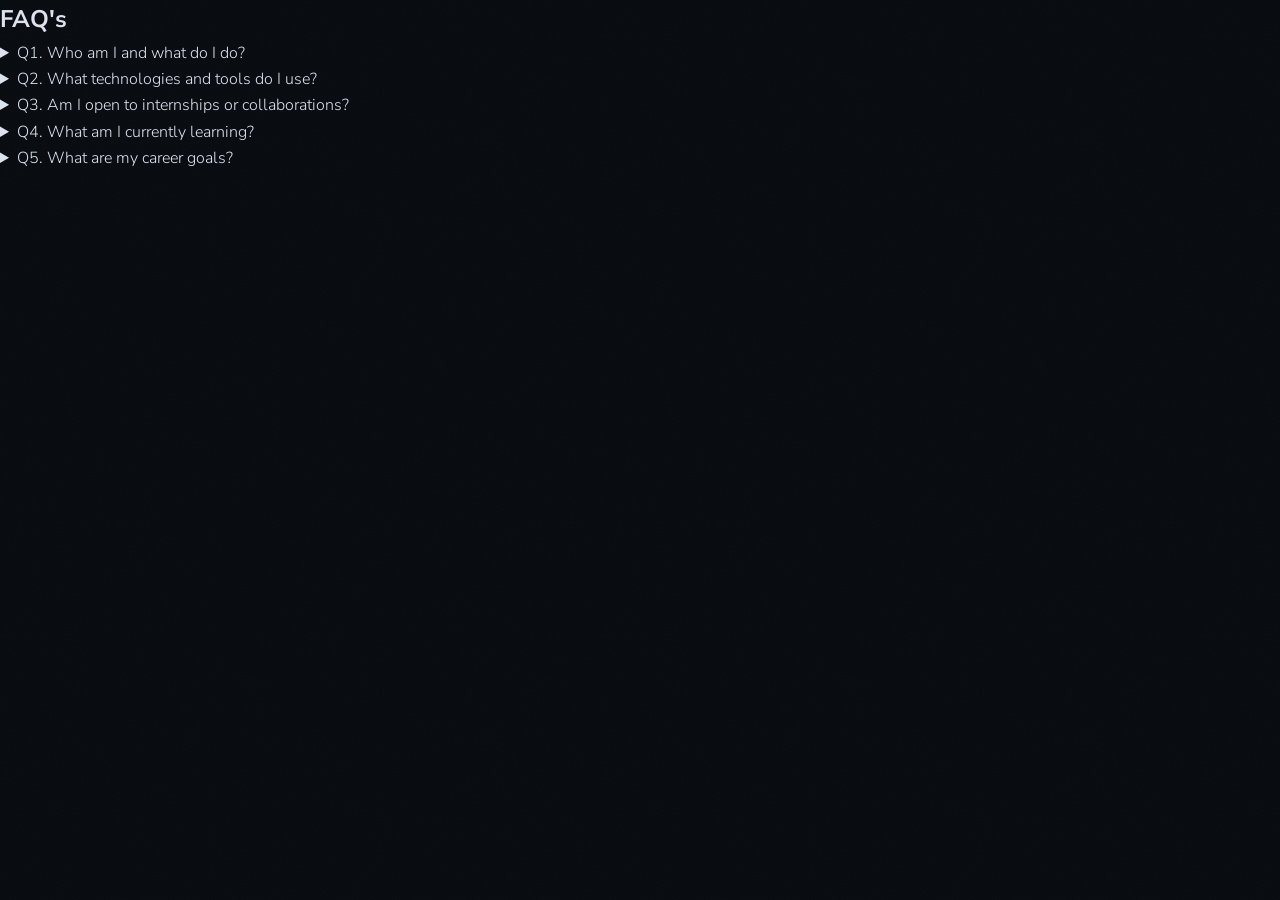
<file: FAQs.html>
<!DOCTYPE html>
<html lang="en">
<head>
  <meta charset="UTF-8">
  <meta name="viewport" content="width=device-width, initial-scale=1.0">
  <title> Anant Bangar Portfolio</title>
  <link rel="shortcut icon" href="portfolio-icon.jpg">
  <link rel="stylesheet" href="style.css">
</head>
<body>
    <main>
        <!-- FAQ's -->
    <section id="FAQs">
      <h2>FAQ's</h2>
      <details>
        <summary>
          Q1. Who am I and what do I do?
        </summary>
        <p>
          I am Anant Bangar, a passionate software developer with a knack for creating innovative solutions. With a strong background in programming and a love for technology, I enjoy tackling complex problems and building applications that make a difference. Whether it's developing web applications, mobile apps, or exploring new technologies, I'm always eager to learn and grow in the ever-evolving world of software development.
        </p>
      </details>
      <details>
        <summary>
          Q2. What technologies and tools do I use?
        </summary>
        <p>
          I work with a strong foundation in programming, web development, and core computer science concepts.
          My primary languages include Python, C, and C++, and for web development I use HTML, CSS, and JavaScript to build responsive user interfaces.
          I am currently expanding my full-stack skill set with technologies such as React, Django, Git, databases (MySQL/PostgreSQL), NumPy, Pandas, and Jupyter Notebook, along with knowledge of Data Structures & Algorithms, DBMS, Operating Systems, and Computer Networks.
          I continuously learn modern development tools and best practices to build scalable and user-friendly web applications.
      </details>
      <details>
        <summary>
          Q3. Am I open to internships or collaborations?
        </summary>
        <p>
          Yes, I am actively seeking software engineering and full-stack development internship opportunities, as well as meaningful collaborations on real-world projects.
          I enjoy working in team environments where I can contribute my technical skills, learn from experienced developers, and build impactful solutions.
          I am open to remote, hybrid, or on-site opportunities that support learning, innovation, and professional growth.
        </p>
      </details>
      <details>
        <summary>
          Q4. What am I currently learning?
        </summary>
        <p>
          I am currently focused on full-stack web development, strengthening my skills in frontend technologies like HTML, CSS, JavaScript, and React, along with backend development using Python and Django and working with databases.
          At the same time, I continue improving my Data Structures & Algorithms and real-world software development practices to become a well-rounded software engineer.
        </p>
      </details>
      <details>
        <summary>
          Q5. What are my career goals?
        </summary>
        <p>
          My long-term goal is to build scalable, user-centric web applications and impactful technology products and grow in the ever-evolving world of software development.
        </p>
      </details>
    </section>
    </main>
</body>
</html>
</file>
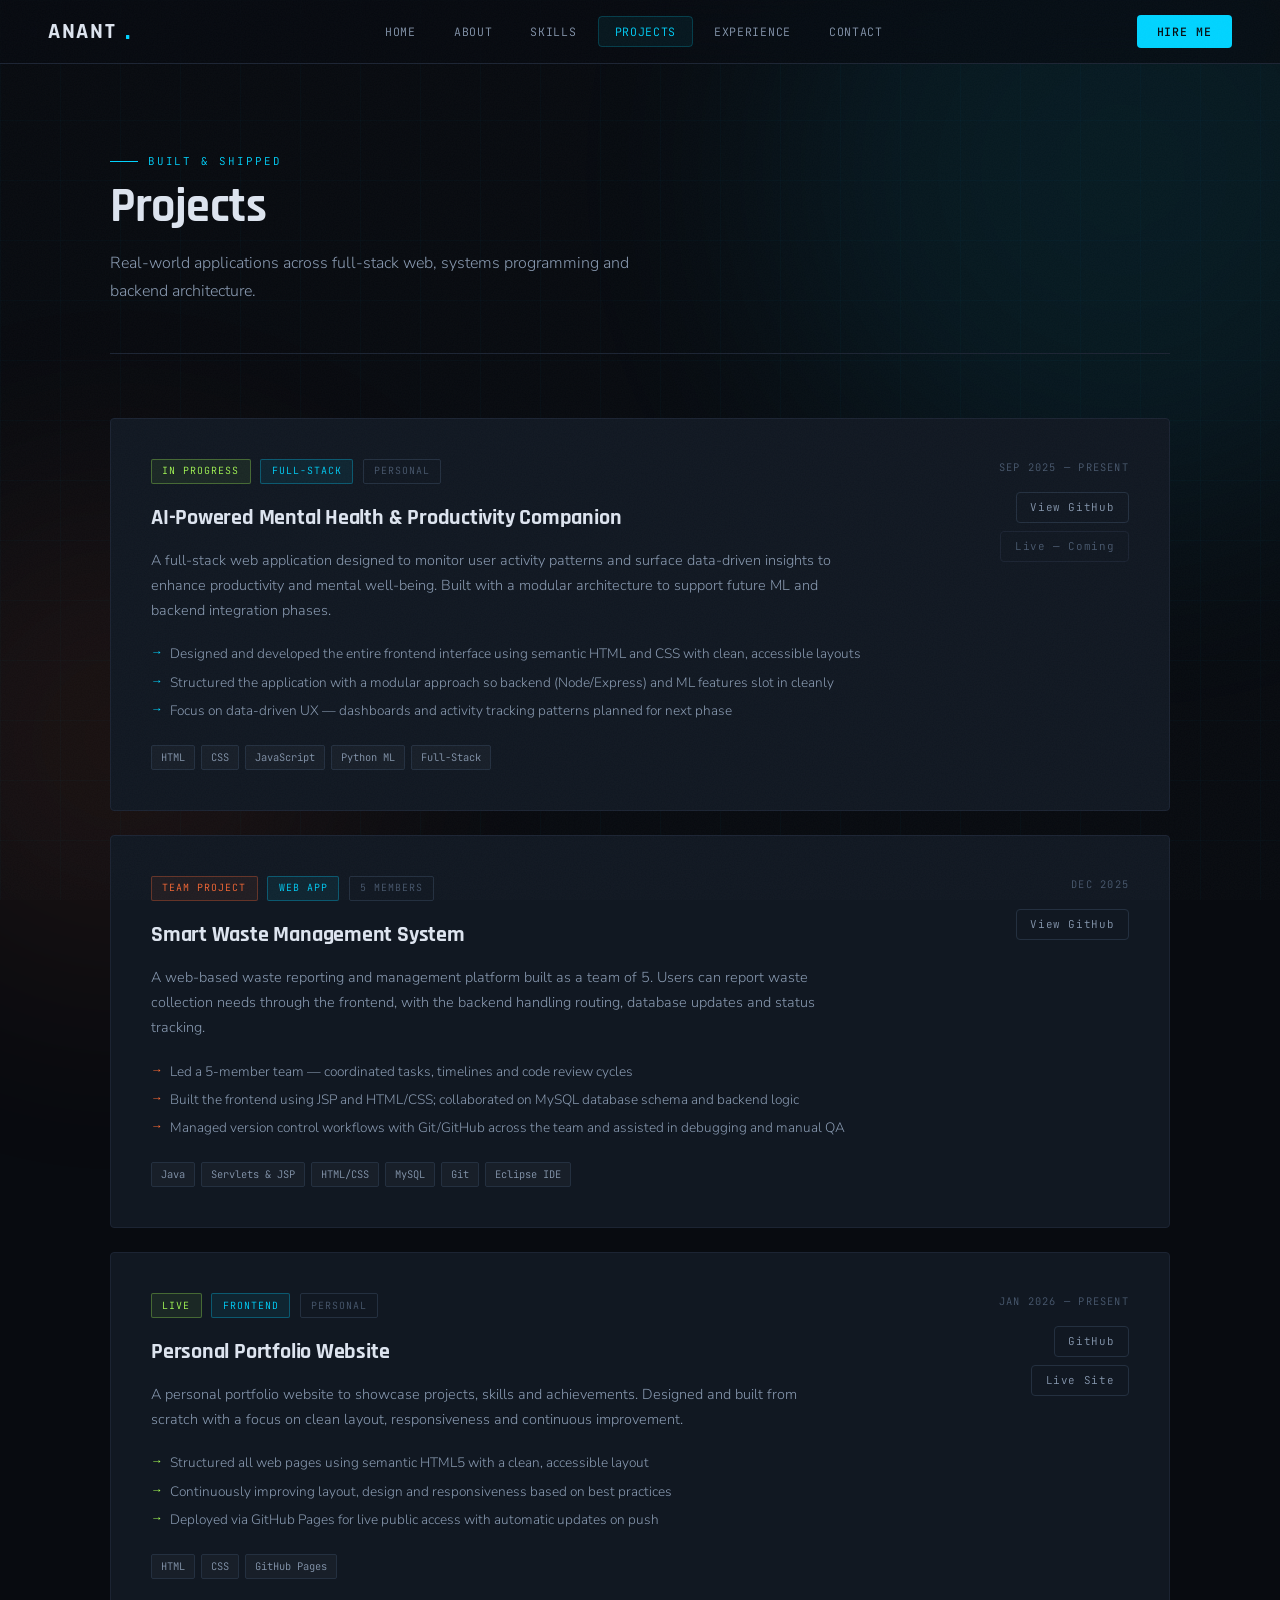
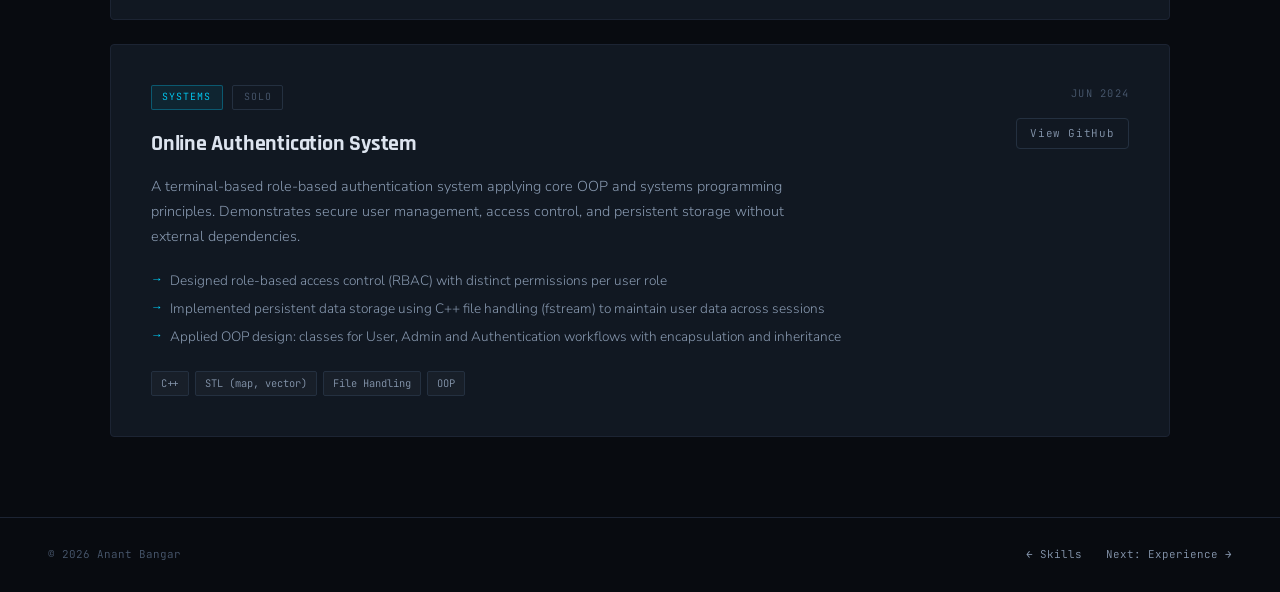
<file: projects.html>
<!DOCTYPE html>
<html lang="en">
<head>
  <meta charset="UTF-8"/>
  <meta name="viewport" content="width=device-width, initial-scale=1.0"/>
  <title>Projects — Anant Bangar</title>
  <link rel="stylesheet" href="style.css"/>
  <style>
    .page-hero { padding: 5rem 0 3rem; border-bottom: 1px solid var(--border); margin-bottom: 4rem; }

    .projects-list { display: flex; flex-direction: column; gap: 1.5rem; margin-bottom: 5rem; }

    .project-card {
      background: var(--surface);
      border: 1px solid var(--border);
      border-radius: var(--radius);
      padding: 2.5rem;
      display: grid;
      grid-template-columns: 1fr auto;
      gap: 2rem;
      align-items: start;
      transition: border-color 0.2s, transform 0.2s, box-shadow 0.2s;
      position: relative;
      overflow: hidden;
    }
    .project-card::before {
      content: '';
      position: absolute;
      left: 0; top: 0; bottom: 0;
      width: 3px;
      background: var(--accent);
      transform: scaleY(0);
      transition: transform 0.3s;
    }
    .project-card:hover {
      border-color: rgba(0,212,255,0.25);
      transform: translateX(4px);
      box-shadow: 0 8px 32px rgba(0,0,0,0.35);
    }
    .project-card:hover::before { transform: scaleY(1); }
    .project-card.orange::before { background: var(--accent2); }
    .project-card.lime::before { background: var(--accent3); }

    .project-meta {
      display: flex;
      align-items: center;
      gap: 0.6rem;
      margin-bottom: 1rem;
      flex-wrap: wrap;
    }
    .project-title {
      font-family: var(--font-head);
      font-weight: 700;
      font-size: 1.35rem;
      color: var(--text);
      margin-bottom: 0.75rem;
      letter-spacing: -0.01em;
    }
    .project-desc {
      font-size: 0.9rem;
      color: var(--text2);
      line-height: 1.75;
      margin-bottom: 1.25rem;
      max-width: 680px;
    }
    .project-highlights {
      list-style: none;
      display: flex;
      flex-direction: column;
      gap: 0.45rem;
      margin-bottom: 1.5rem;
    }
    .project-highlights li {
      font-size: 0.85rem;
      color: var(--text2);
      padding-left: 1.2rem;
      position: relative;
      line-height: 1.55;
    }
    .project-highlights li::before {
      content: '→';
      position: absolute;
      left: 0;
      color: var(--accent);
      font-size: 0.75rem;
    }
    .project-card.orange .project-highlights li::before { color: var(--accent2); }
    .project-card.lime .project-highlights li::before { color: var(--accent3); }

    .project-right {
      display: flex;
      flex-direction: column;
      align-items: flex-end;
      gap: 1rem;
      min-width: 160px;
    }
    .project-year {
      font-family: var(--font-mono);
      font-size: 0.65rem;
      color: var(--text3);
      letter-spacing: 0.12em;
      text-transform: uppercase;
    }
    .project-links { display: flex; flex-direction: column; gap: 0.5rem; align-items: flex-end; }
    .plink {
      font-family: var(--font-mono);
      font-size: 0.68rem;
      letter-spacing: 0.06em;
      color: var(--text2);
      border: 1px solid var(--border2);
      border-radius: var(--radius);
      padding: 0.35rem 0.85rem;
      transition: color 0.2s, border-color 0.2s;
    }
    .plink:hover { color: var(--accent); border-color: rgba(0,212,255,0.3); }
    .plink.coming {
      color: var(--text3);
      border-color: var(--border);
      cursor: default;
    }
    .plink.coming:hover { color: var(--text3); border-color: var(--border); }

    @media (max-width: 768px) {
      .project-card { grid-template-columns: 1fr; }
      .project-right { align-items: flex-start; }
    }
  </style>
</head>
<body>
  <div class="page-grid-bg"></div>
  <div class="orb orb-1"></div>
  <div class="orb orb-2"></div>

  <nav class="nav">
    <a class="nav-logo" href="index.html">ANANT<span class="dot">.</span></a>
    <ul class="nav-links" id="navLinks">
      <li><a href="index.html">Home</a></li>
      <li><a href="about.html">About</a></li>
      <li><a href="skills.html">Skills</a></li>
      <li><a href="projects.html" class="active">Projects</a></li>
      <li><a href="experience.html">Experience</a></li>
      <li><a href="contact.html">Contact</a></li>
    </ul>
    <a class="nav-hire" href="contact.html">Hire Me</a>
    <div class="hamburger" onclick="toggleNav()"><span></span><span></span><span></span></div>
  </nav>

  <main class="page">
    <div class="container">

      <div class="page-hero fade-up">
        <div class="section-label">Built &amp; Shipped</div>
        <h1 class="section-title">Projects</h1>
        <p class="section-sub">Real-world applications across full-stack web, systems programming and backend architecture.</p>
      </div>

      <div class="projects-list">

        <!-- P1 -->
        <div class="project-card fade-up">
          <div class="project-body">
            <div class="project-meta">
              <span class="badge badge-lime">In Progress</span>
              <span class="badge badge-cyan">Full-Stack</span>
              <span class="badge badge-dim">Personal</span>
            </div>
            <div class="project-title">AI-Powered Mental Health &amp; Productivity Companion</div>
            <p class="project-desc">A full-stack web application designed to monitor user activity patterns and surface data-driven insights to enhance productivity and mental well-being. Built with a modular architecture to support future ML and backend integration phases.</p>
            <ul class="project-highlights">
              <li>Designed and developed the entire frontend interface using semantic HTML and CSS with clean, accessible layouts</li>
              <li>Structured the application with a modular approach so backend (Node/Express) and ML features slot in cleanly</li>
              <li>Focus on data-driven UX — dashboards and activity tracking patterns planned for next phase</li>
            </ul>
            <div class="tags">
              <span class="tag">HTML</span><span class="tag">CSS</span><span class="tag">JavaScript</span><span class="tag">Python ML</span><span class="tag">Full-Stack</span>
            </div>
          </div>
          <div class="project-right">
            <div class="project-year">Sep 2025 — Present</div>
            <div class="project-links">
              <a class="plink" href="#">View GitHub</a>
              <a class="plink coming">Live — Coming</a>
            </div>
          </div>
        </div>

        <!-- P2 -->
        <div class="project-card orange fade-up">
          <div class="project-body">
            <div class="project-meta">
              <span class="badge badge-orange">Team Project</span>
              <span class="badge badge-cyan">Web App</span>
              <span class="badge badge-dim">5 Members</span>
            </div>
            <div class="project-title">Smart Waste Management System</div>
            <p class="project-desc">A web-based waste reporting and management platform built as a team of 5. Users can report waste collection needs through the frontend, with the backend handling routing, database updates and status tracking.</p>
            <ul class="project-highlights">
              <li>Led a 5-member team — coordinated tasks, timelines and code review cycles</li>
              <li>Built the frontend using JSP and HTML/CSS; collaborated on MySQL database schema and backend logic</li>
              <li>Managed version control workflows with Git/GitHub across the team and assisted in debugging and manual QA</li>
            </ul>
            <div class="tags">
              <span class="tag">Java</span><span class="tag">Servlets &amp; JSP</span><span class="tag">HTML/CSS</span><span class="tag">MySQL</span><span class="tag">Git</span><span class="tag">Eclipse IDE</span>
            </div>
          </div>
          <div class="project-right">
            <div class="project-year">Dec 2025</div>
            <div class="project-links">
              <a class="plink" href="#">View GitHub</a>
            </div>
          </div>
        </div>

        <!-- P3 -->
        <div class="project-card lime fade-up">
          <div class="project-body">
            <div class="project-meta">
              <span class="badge badge-lime">Live</span>
              <span class="badge badge-cyan">Frontend</span>
              <span class="badge badge-dim">Personal</span>
            </div>
            <div class="project-title">Personal Portfolio Website</div>
            <p class="project-desc">A personal portfolio website to showcase projects, skills and achievements. Designed and built from scratch with a focus on clean layout, responsiveness and continuous improvement.</p>
            <ul class="project-highlights">
              <li>Structured all web pages using semantic HTML5 with a clean, accessible layout</li>
              <li>Continuously improving layout, design and responsiveness based on best practices</li>
              <li>Deployed via GitHub Pages for live public access with automatic updates on push</li>
            </ul>
            <div class="tags">
              <span class="tag">HTML</span><span class="tag">CSS</span><span class="tag">GitHub Pages</span>
            </div>
          </div>
          <div class="project-right">
            <div class="project-year">Jan 2026 — Present</div>
            <div class="project-links">
              <a class="plink" href="#">GitHub</a>
              <a class="plink" href="#">Live Site</a>
            </div>
          </div>
        </div>

        <!-- P4 -->
        <div class="project-card fade-up">
          <div class="project-body">
            <div class="project-meta">
              <span class="badge badge-cyan">Systems</span>
              <span class="badge badge-dim">Solo</span>
            </div>
            <div class="project-title">Online Authentication System</div>
            <p class="project-desc">A terminal-based role-based authentication system applying core OOP and systems programming principles. Demonstrates secure user management, access control, and persistent storage without external dependencies.</p>
            <ul class="project-highlights">
              <li>Designed role-based access control (RBAC) with distinct permissions per user role</li>
              <li>Implemented persistent data storage using C++ file handling (fstream) to maintain user data across sessions</li>
              <li>Applied OOP design: classes for User, Admin and Authentication workflows with encapsulation and inheritance</li>
            </ul>
            <div class="tags">
              <span class="tag">C++</span><span class="tag">STL (map, vector)</span><span class="tag">File Handling</span><span class="tag">OOP</span>
            </div>
          </div>
          <div class="project-right">
            <div class="project-year">Jun 2024</div>
            <div class="project-links">
              <a class="plink" href="#">View GitHub</a>
            </div>
          </div>
        </div>

      </div>
    </div>
  </main>

  <footer class="footer">
    <span>© 2026 Anant Bangar</span>
    <div class="footer-right">
      <a href="skills.html">← Skills</a>
      <a href="experience.html">Next: Experience →</a>
    </div>
  </footer>

  <script>
    function toggleNav() { document.getElementById('navLinks').classList.toggle('open'); }
    const obs = new IntersectionObserver(entries =>
      entries.forEach((e,i) => e.isIntersecting && setTimeout(() => e.target.classList.add('visible'), i*100)),
      { threshold: 0.06 }
    );
    document.querySelectorAll('.fade-up').forEach(el => obs.observe(el));
  </script>
</body>
</html>
</file>
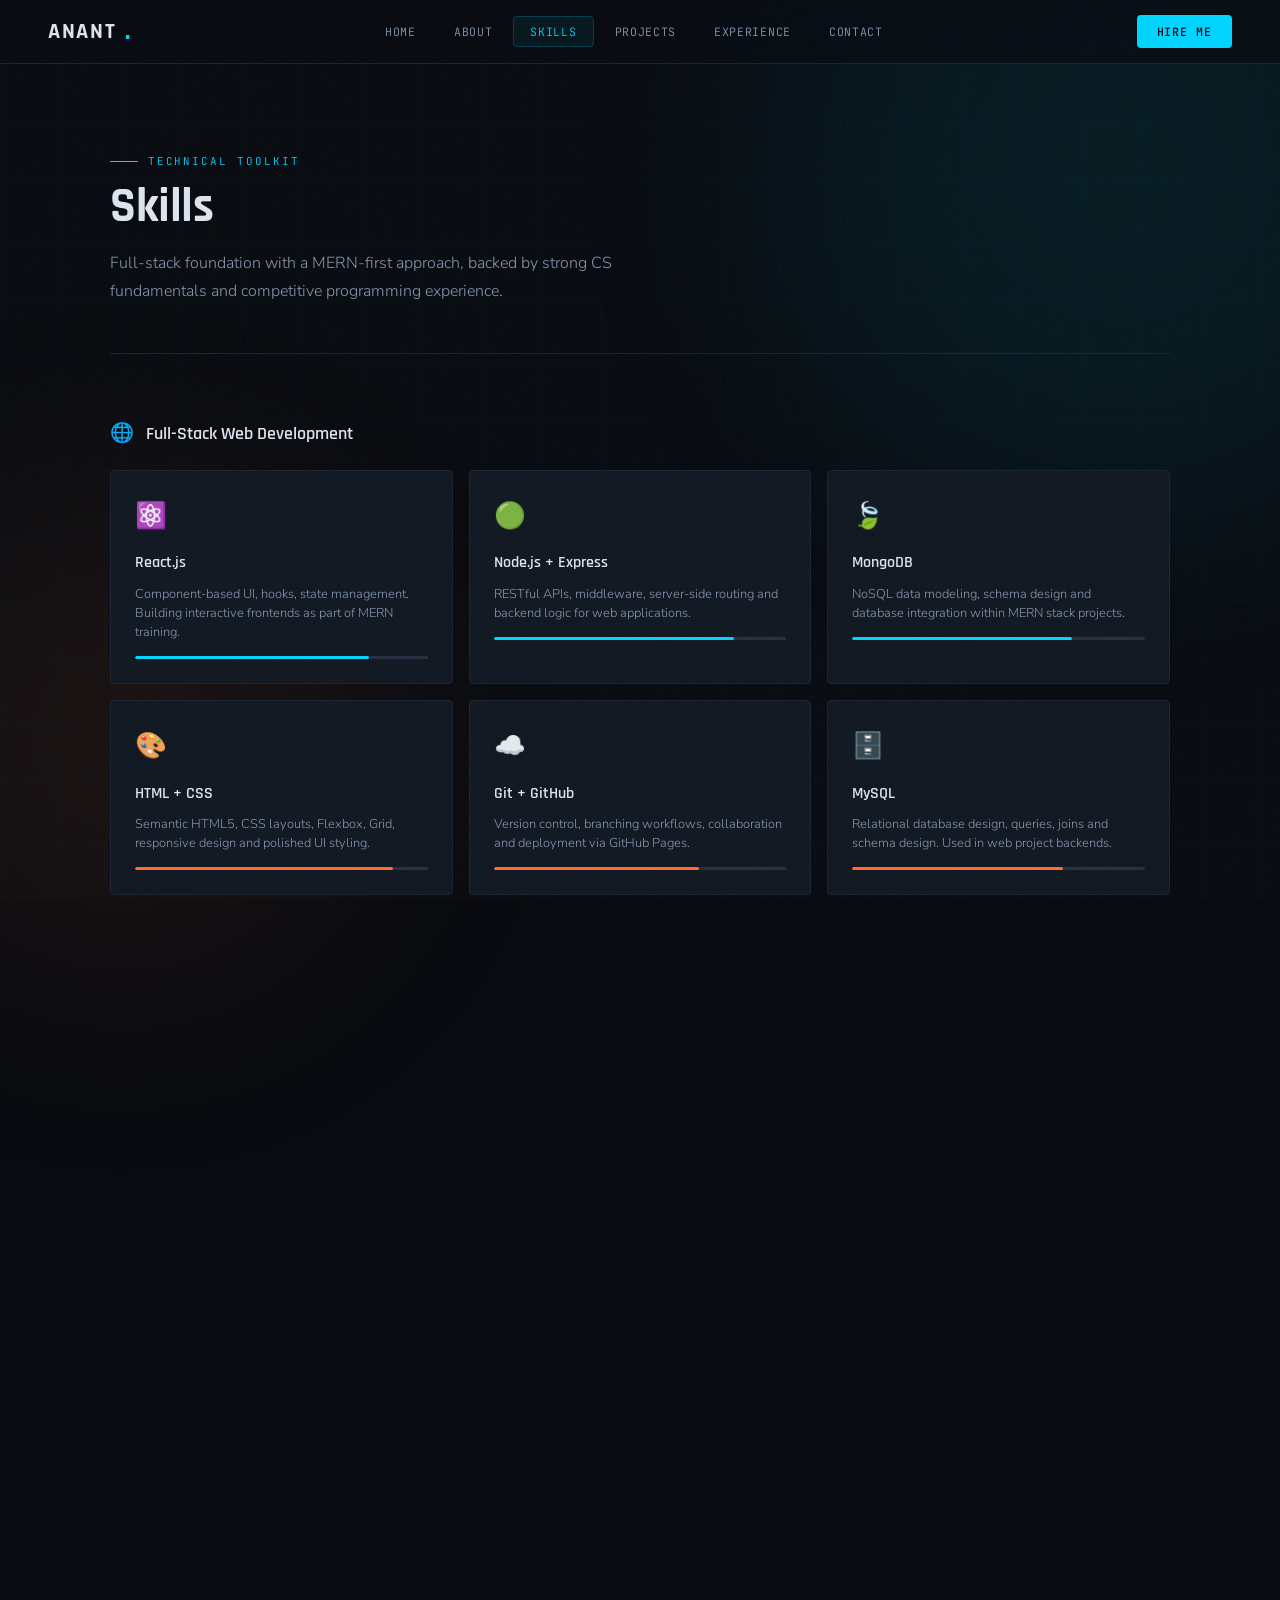
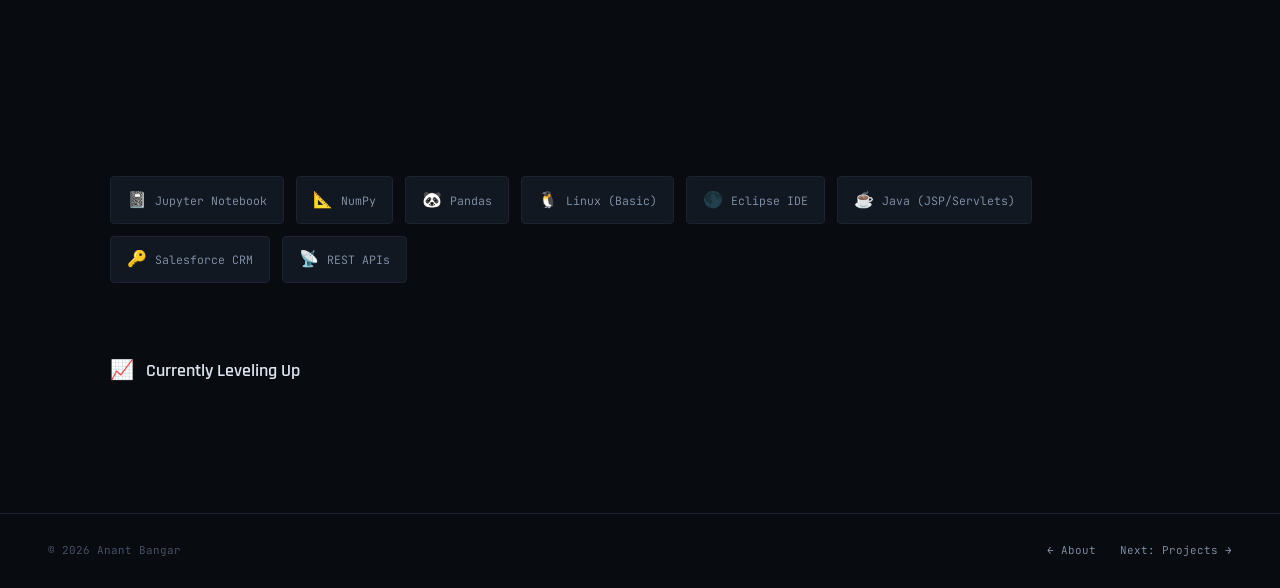
<file: skills.html>
<!DOCTYPE html>
<html lang="en">
<head>
  <meta charset="UTF-8"/>
  <meta name="viewport" content="width=device-width, initial-scale=1.0"/>
  <title>Skills — Anant Bangar</title>
  <link rel="stylesheet" href="style.css"/>
  <style>
    .page-hero { padding: 5rem 0 3rem; border-bottom: 1px solid var(--border); margin-bottom: 4rem; }

    /* Skill categories */
    .skills-section { margin-bottom: 4.5rem; }
    .skills-section-title {
      font-family: var(--font-head);
      font-weight: 600;
      font-size: 1.15rem;
      color: var(--text);
      margin-bottom: 1.25rem;
      display: flex;
      align-items: center;
      gap: 0.75rem;
    }
    .skills-section-title span { font-size: 1.2rem; }

    /* Big skill cards */
    .skill-grid {
      display: grid;
      grid-template-columns: repeat(3, 1fr);
      gap: 1rem;
    }
    .skill-card {
      background: var(--surface);
      border: 1px solid var(--border);
      border-radius: var(--radius);
      padding: 1.5rem;
      transition: border-color 0.2s, transform 0.2s;
      position: relative;
      overflow: hidden;
    }
    .skill-card::after {
      content: '';
      position: absolute;
      bottom: 0; left: 0; right: 0;
      height: 2px;
      background: var(--accent);
      transform: scaleX(0);
      transform-origin: left;
      transition: transform 0.3s;
    }
    .skill-card:hover { border-color: var(--border2); transform: translateY(-4px); }
    .skill-card:hover::after { transform: scaleX(1); }
    .skill-card.orange::after { background: var(--accent2); }
    .skill-card.lime::after { background: var(--accent3); }

    .skill-card-icon { font-size: 1.6rem; margin-bottom: 0.85rem; }
    .skill-card-name {
      font-family: var(--font-head);
      font-weight: 600;
      font-size: 1rem;
      color: var(--text);
      margin-bottom: 0.5rem;
    }
    .skill-card-desc { font-size: 0.8rem; color: var(--text2); line-height: 1.5; margin-bottom: 0.85rem; }

    /* Proficiency bar */
    .prof-bar {
      height: 3px;
      background: var(--border2);
      border-radius: 2px;
      overflow: hidden;
    }
    .prof-fill {
      height: 100%;
      background: var(--accent);
      border-radius: 2px;
      transition: width 1s ease;
      width: 0%;
    }
    .skill-card.orange .prof-fill { background: var(--accent2); }
    .skill-card.lime .prof-fill { background: var(--accent3); }

    /* CS fundamentals table */
    .cs-grid {
      display: grid;
      grid-template-columns: repeat(2, 1fr);
      gap: 1rem;
    }
    .cs-card {
      background: var(--surface);
      border: 1px solid var(--border);
      border-radius: var(--radius);
      padding: 1.25rem 1.5rem;
      display: flex;
      align-items: center;
      gap: 1rem;
      transition: border-color 0.2s;
    }
    .cs-card:hover { border-color: rgba(0,212,255,0.2); }
    .cs-icon {
      width: 36px; height: 36px;
      background: rgba(0,212,255,0.06);
      border: 1px solid rgba(0,212,255,0.12);
      border-radius: var(--radius);
      display: flex; align-items: center; justify-content: center;
      font-size: 1rem; flex-shrink: 0;
    }
    .cs-name {
      font-family: var(--font-head);
      font-weight: 600;
      font-size: 0.9rem;
      color: var(--text);
    }
    .cs-desc { font-size: 0.75rem; color: var(--text2); margin-top: 0.15rem; }

    /* Tools */
    .tools-wrap {
      display: flex;
      flex-wrap: wrap;
      gap: 0.75rem;
      margin-top: 1rem;
    }
    .tool-pill {
      display: flex;
      align-items: center;
      gap: 0.5rem;
      background: var(--surface);
      border: 1px solid var(--border);
      border-radius: var(--radius);
      padding: 0.6rem 1rem;
      font-family: var(--font-mono);
      font-size: 0.72rem;
      color: var(--text2);
      transition: border-color 0.2s, color 0.2s;
    }
    .tool-pill:hover { border-color: var(--border2); color: var(--text); }
    .tool-pill span { font-size: 1rem; }

    @media (max-width: 768px) {
      .skill-grid { grid-template-columns: 1fr; }
      .cs-grid { grid-template-columns: 1fr; }
    }
  </style>
</head>
<body>
  <div class="page-grid-bg"></div>
  <div class="orb orb-1"></div>
  <div class="orb orb-2"></div>

  <nav class="nav">
    <a class="nav-logo" href="index.html">ANANT<span class="dot">.</span></a>
    <ul class="nav-links" id="navLinks">
      <li><a href="index.html">Home</a></li>
      <li><a href="about.html">About</a></li>
      <li><a href="skills.html" class="active">Skills</a></li>
      <li><a href="projects.html">Projects</a></li>
      <li><a href="experience.html">Experience</a></li>
      <li><a href="contact.html">Contact</a></li>
    </ul>
    <a class="nav-hire" href="contact.html">Hire Me</a>
    <div class="hamburger" onclick="toggleNav()"><span></span><span></span><span></span></div>
  </nav>

  <main class="page">
    <div class="container">
      <div class="page-hero fade-up">
        <div class="section-label">Technical Toolkit</div>
        <h1 class="section-title">Skills</h1>
        <p class="section-sub">Full-stack foundation with a MERN-first approach, backed by strong CS fundamentals and competitive programming experience.</p>
      </div>

      <!-- Full-Stack -->
      <div class="skills-section">
        <div class="skills-section-title fade-up"><span>🌐</span> Full-Stack Web Development</div>
        <div class="skill-grid">
          <div class="skill-card fade-up" data-prof="80">
            <div class="skill-card-icon">⚛️</div>
            <div class="skill-card-name">React.js</div>
            <div class="skill-card-desc">Component-based UI, hooks, state management. Building interactive frontends as part of MERN training.</div>
            <div class="prof-bar"><div class="prof-fill"></div></div>
          </div>
          <div class="skill-card fade-up" data-prof="82">
            <div class="skill-card-icon">🟢</div>
            <div class="skill-card-name">Node.js + Express</div>
            <div class="skill-card-desc">RESTful APIs, middleware, server-side routing and backend logic for web applications.</div>
            <div class="prof-bar"><div class="prof-fill"></div></div>
          </div>
          <div class="skill-card fade-up" data-prof="75">
            <div class="skill-card-icon">🍃</div>
            <div class="skill-card-name">MongoDB</div>
            <div class="skill-card-desc">NoSQL data modeling, schema design and database integration within MERN stack projects.</div>
            <div class="prof-bar"><div class="prof-fill"></div></div>
          </div>
          <div class="skill-card orange fade-up" data-prof="88">
            <div class="skill-card-icon">🎨</div>
            <div class="skill-card-name">HTML + CSS</div>
            <div class="skill-card-desc">Semantic HTML5, CSS layouts, Flexbox, Grid, responsive design and polished UI styling.</div>
            <div class="prof-bar"><div class="prof-fill"></div></div>
          </div>
          <div class="skill-card orange fade-up" data-prof="70">
            <div class="skill-card-icon">☁️</div>
            <div class="skill-card-name">Git + GitHub</div>
            <div class="skill-card-desc">Version control, branching workflows, collaboration and deployment via GitHub Pages.</div>
            <div class="prof-bar"><div class="prof-fill"></div></div>
          </div>
          <div class="skill-card orange fade-up" data-prof="72">
            <div class="skill-card-icon">🗄️</div>
            <div class="skill-card-name">MySQL</div>
            <div class="skill-card-desc">Relational database design, queries, joins and schema design. Used in web project backends.</div>
            <div class="prof-bar"><div class="prof-fill"></div></div>
          </div>
        </div>
      </div>

      <!-- Languages -->
      <div class="skills-section">
        <div class="skills-section-title fade-up"><span>💻</span> Programming Languages</div>
        <div class="skill-grid">
          <div class="skill-card lime fade-up" data-prof="90">
            <div class="skill-card-icon">⚡</div>
            <div class="skill-card-name">C++</div>
            <div class="skill-card-desc">DSA, OOP, STL, file handling. 5-star HackerRank rating. Used for competitive programming and systems-level projects.</div>
            <div class="prof-bar"><div class="prof-fill"></div></div>
          </div>
          <div class="skill-card lime fade-up" data-prof="80">
            <div class="skill-card-icon">🐍</div>
            <div class="skill-card-name">Python</div>
            <div class="skill-card-desc">Data analysis with NumPy &amp; Pandas, scripting, ML integrations. Infosys-certified.</div>
            <div class="prof-bar"><div class="prof-fill"></div></div>
          </div>
          <div class="skill-card lime fade-up" data-prof="72">
            <div class="skill-card-icon">🔧</div>
            <div class="skill-card-name">C</div>
            <div class="skill-card-desc">Low-level programming fundamentals, memory management and systems understanding.</div>
            <div class="prof-bar"><div class="prof-fill"></div></div>
          </div>
        </div>
      </div>

      <!-- CS Fundamentals -->
      <div class="skills-section">
        <div class="skills-section-title fade-up"><span>🧠</span> Computer Science Fundamentals</div>
        <div class="cs-grid">
          <div class="cs-card fade-up"><div class="cs-icon">📊</div><div><div class="cs-name">Data Structures &amp; Algorithms</div><div class="cs-desc">Arrays, Trees, Graphs, DP — 60+ LeetCode problems solved</div></div></div>
          <div class="cs-card fade-up"><div class="cs-icon">🧱</div><div><div class="cs-name">Object-Oriented Programming</div><div class="cs-desc">SOLID principles, design patterns, inheritance, polymorphism</div></div></div>
          <div class="cs-card fade-up"><div class="cs-icon">🌐</div><div><div class="cs-name">Computer Networks</div><div class="cs-desc">TCP/IP, HTTP, DNS, REST API principles</div></div></div>
          <div class="cs-card fade-up"><div class="cs-icon">🗃️</div><div><div class="cs-name">DBMS</div><div class="cs-desc">Normalization, transactions, indexing, SQL and NoSQL</div></div></div>
          <div class="cs-card fade-up"><div class="cs-icon">⚙️</div><div><div class="cs-name">Operating Systems</div><div class="cs-desc">Process management, memory, scheduling, Linux basics</div></div></div>
          <div class="cs-card fade-up"><div class="cs-icon">🏢</div><div><div class="cs-name">Salesforce Platform</div><div class="cs-desc">Data modeling, RBAC, automation workflows, enterprise software</div></div></div>
        </div>
      </div>

      <!-- Tools -->
      <div class="skills-section">
        <div class="skills-section-title fade-up"><span>🛠</span> Tools &amp; Libraries</div>
        <div class="tools-wrap fade-up">
          <div class="tool-pill"><span>📓</span> Jupyter Notebook</div>
          <div class="tool-pill"><span>📐</span> NumPy</div>
          <div class="tool-pill"><span>🐼</span> Pandas</div>
          <div class="tool-pill"><span>🐧</span> Linux (Basic)</div>
          <div class="tool-pill"><span>🌑</span> Eclipse IDE</div>
          <div class="tool-pill"><span>☕</span> Java (JSP/Servlets)</div>
          <div class="tool-pill"><span>🔑</span> Salesforce CRM</div>
          <div class="tool-pill"><span>📡</span> REST APIs</div>
        </div>
      </div>

      <!-- Currently Learning -->
      <div class="skills-section">
        <div class="skills-section-title fade-up"><span>📈</span> Currently Leveling Up</div>
        <div class="tools-wrap fade-up">
          <span class="badge badge-cyan" style="padding:0.4rem 0.9rem; font-size:0.72rem;">Advanced React Patterns</span>
          <span class="badge badge-orange" style="padding:0.4rem 0.9rem; font-size:0.72rem;">System Design</span>
          <span class="badge badge-lime" style="padding:0.4rem 0.9rem; font-size:0.72rem;">TypeScript</span>
          <span class="badge badge-cyan" style="padding:0.4rem 0.9rem; font-size:0.72rem;">Docker Basics</span>
          <span class="badge badge-lime" style="padding:0.4rem 0.9rem; font-size:0.72rem;">Testing (Jest)</span>
        </div>
      </div>

    </div>
  </main>

  <footer class="footer">
    <span>© 2026 Anant Bangar</span>
    <div class="footer-right">
      <a href="about.html">← About</a>
      <a href="projects.html">Next: Projects →</a>
    </div>
  </footer>

  <script>
    function toggleNav() { document.getElementById('navLinks').classList.toggle('open'); }
    const obs = new IntersectionObserver(entries => {
      entries.forEach((e,i) => {
        if (e.isIntersecting) {
          setTimeout(() => {
            e.target.classList.add('visible');
            const fill = e.target.querySelector('.prof-fill');
            const prof = e.target.dataset.prof;
            if (fill && prof) fill.style.width = prof + '%';
          }, i * 90);
        }
      });
    }, { threshold: 0.08 });
    document.querySelectorAll('.fade-up').forEach(el => obs.observe(el));
  </script>
</body>
</html>
</file>
<file: style.css>
/* ============================================================
   ANANT BANGAR — PORTFOLIO STYLESHEET
   Aesthetic: Refined Dark Industrial + Editorial
   Fonts: Clash Display + Cabinet Grotesk + JetBrains Mono
   ============================================================ */

@import url('https://fonts.googleapis.com/css2?family=Rajdhani:wght@400;500;600;700&family=Nunito+Sans:ital,wght@0,300;0,400;0,600;1,300&family=JetBrains+Mono:wght@300;400;500&display=swap');

/* ── RESET ── */
*, *::before, *::after { box-sizing: border-box; margin: 0; padding: 0; }
html { scroll-behavior: smooth; font-size: 16px; }
img, svg { display: block; max-width: 100%; }
a { text-decoration: none; }
ul { list-style: none; }
button { cursor: pointer; border: none; background: none; font: inherit; }

/* ── CSS VARIABLES ── */
:root {
  --bg:        #080b10;
  --bg2:       #0d1117;
  --surface:   #111822;
  --border:    #1c2433;
  --border2:   #243040;

  --accent:    #00d4ff;       /* cyan — primary */
  --accent2:   #ff6b35;       /* orange — secondary */
  --accent3:   #a8ff57;       /* lime — tertiary  */

  --text:      #dde4ef;
  --text2:     #8899b0;
  --text3:     #4a5a70;

  --font-head: 'Rajdhani', sans-serif;
  --font-body: 'Nunito Sans', sans-serif;
  --font-mono: 'JetBrains Mono', monospace;

  --radius:    4px;
  --shadow:    0 8px 32px rgba(0,0,0,0.4);
  --glow:      0 0 40px rgba(0,212,255,0.12);
}

/* ── BASE ── */
body {
  background: var(--bg);
  color: var(--text);
  font-family: var(--font-body);
  font-weight: 300;
  line-height: 1.65;
  min-height: 100vh;
  position: relative;
  overflow-x: hidden;
}

/* Noise grain */
body::after {
  content: '';
  position: fixed;
  inset: 0;
  background-image: url("data:image/svg+xml,%3Csvg xmlns='http://www.w3.org/2000/svg' width='300' height='300'%3E%3Cfilter id='n'%3E%3CfeTurbulence type='fractalNoise' baseFrequency='0.75' numOctaves='4' stitchTiles='stitch'/%3E%3C/filter%3E%3Crect width='300' height='300' filter='url(%23n)' opacity='0.035'/%3E%3C/svg%3E");
  pointer-events: none;
  z-index: 9000;
  opacity: 0.7;
}

/* ── GRID BACKGROUND ── */
.page-grid-bg {
  position: fixed;
  inset: 0;
  background-image:
    linear-gradient(rgba(0,212,255,0.025) 1px, transparent 1px),
    linear-gradient(90deg, rgba(0,212,255,0.025) 1px, transparent 1px);
  background-size: 60px 60px;
  pointer-events: none;
  z-index: 0;
}

/* ── AMBIENT ORBS ── */
.orb {
  position: fixed;
  border-radius: 50%;
  filter: blur(130px);
  opacity: 0.08;
  pointer-events: none;
  z-index: 0;
}
.orb-1 { width: 700px; height: 700px; background: var(--accent); top: -20%; right: -15%; }
.orb-2 { width: 500px; height: 500px; background: var(--accent2); bottom: -10%; left: -10%; }
.orb-3 { width: 350px; height: 350px; background: var(--accent3); top: 50%; left: 40%; }

/* ── NAVIGATION ── */
.nav {
  position: fixed;
  top: 0; left: 0; right: 0;
  z-index: 1000;
  height: 64px;
  display: flex;
  align-items: center;
  justify-content: space-between;
  padding: 0 3rem;
  background: rgba(8,11,16,0.75);
  backdrop-filter: blur(24px) saturate(180%);
  border-bottom: 1px solid var(--border);
}

.nav-logo {
  font-family: var(--font-head);
  font-weight: 700;
  font-size: 1.35rem;
  letter-spacing: 0.08em;
  color: var(--text);
  display: flex;
  align-items: center;
  gap: 0.5rem;
}
.nav-logo .dot { color: var(--accent); font-size: 1.6rem; line-height: 0; }

.nav-links {
  display: flex;
  align-items: center;
  gap: 0.25rem;
}

.nav-links a {
  font-family: var(--font-mono);
  font-size: 0.72rem;
  letter-spacing: 0.06em;
  text-transform: uppercase;
  color: var(--text2);
  padding: 0.45rem 1rem;
  border-radius: var(--radius);
  border: 1px solid transparent;
  transition: color 0.2s, border-color 0.2s, background 0.2s;
}
.nav-links a:hover {
  color: var(--text);
  background: var(--surface);
  border-color: var(--border);
}
.nav-links a.active {
  color: var(--accent);
  background: rgba(0,212,255,0.06);
  border-color: rgba(0,212,255,0.2);
}

.nav-hire {
  font-family: var(--font-mono);
  font-size: 0.72rem;
  letter-spacing: 0.08em;
  text-transform: uppercase;
  background: var(--accent);
  color: var(--bg);
  padding: 0.45rem 1.25rem;
  border-radius: var(--radius);
  font-weight: 500;
  transition: opacity 0.2s, transform 0.15s;
}
.nav-hire:hover { opacity: 0.85; transform: translateY(-1px); }

/* ── PAGE WRAPPER ── */
.page {
  position: relative;
  z-index: 1;
  padding-top: 64px;
  min-height: 100vh;
}

.container {
  max-width: 1140px;
  margin: 0 auto;
  padding: 0 2.5rem;
}

/* ── SECTION HEADER ── */
.section-label {
  display: inline-flex;
  align-items: center;
  gap: 0.6rem;
  font-family: var(--font-mono);
  font-size: 0.68rem;
  letter-spacing: 0.18em;
  text-transform: uppercase;
  color: var(--accent);
  margin-bottom: 0.75rem;
}
.section-label::before {
  content: '';
  width: 28px;
  height: 1px;
  background: var(--accent);
}

.section-title {
  font-family: var(--font-head);
  font-weight: 700;
  font-size: clamp(2rem, 4vw, 3rem);
  letter-spacing: -0.01em;
  color: var(--text);
  line-height: 1.05;
  margin-bottom: 1rem;
}

.section-sub {
  font-size: 1rem;
  color: var(--text2);
  max-width: 520px;
  line-height: 1.75;
}

.section-divider {
  width: 100%;
  height: 1px;
  background: var(--border);
  margin: 1.5rem 0 3rem;
}

/* ── CARDS ── */
.card {
  background: var(--surface);
  border: 1px solid var(--border);
  border-radius: var(--radius);
  transition: border-color 0.2s, transform 0.2s, box-shadow 0.2s;
}
.card:hover {
  border-color: var(--border2);
  transform: translateY(-3px);
  box-shadow: var(--shadow);
}
.card.accent-hover:hover {
  border-color: rgba(0,212,255,0.35);
  box-shadow: var(--glow);
}

/* ── BADGES ── */
.badge {
  display: inline-block;
  font-family: var(--font-mono);
  font-size: 0.62rem;
  letter-spacing: 0.1em;
  text-transform: uppercase;
  padding: 0.22rem 0.65rem;
  border-radius: 2px;
  border: 1px solid;
}
.badge-cyan   { color: var(--accent);  border-color: rgba(0,212,255,0.3);  background: rgba(0,212,255,0.07); }
.badge-orange { color: var(--accent2); border-color: rgba(255,107,53,0.3); background: rgba(255,107,53,0.07); }
.badge-lime   { color: var(--accent3); border-color: rgba(168,255,87,0.3); background: rgba(168,255,87,0.07); }
.badge-dim    { color: var(--text3);   border-color: var(--border2);       background: transparent; }

/* ── PILL TAGS ── */
.tag {
  font-family: var(--font-mono);
  font-size: 0.65rem;
  color: var(--text2);
  background: rgba(255,255,255,0.03);
  border: 1px solid var(--border2);
  padding: 0.18rem 0.55rem;
  border-radius: 2px;
}
.tags { display: flex; flex-wrap: wrap; gap: 0.4rem; }

/* ── BUTTONS ── */
.btn {
  display: inline-flex;
  align-items: center;
  gap: 0.5rem;
  font-family: var(--font-mono);
  font-size: 0.75rem;
  letter-spacing: 0.07em;
  text-transform: uppercase;
  padding: 0.75rem 1.75rem;
  border-radius: var(--radius);
  border: 1px solid;
  transition: all 0.2s;
  cursor: pointer;
}
.btn-primary {
  background: var(--accent);
  color: var(--bg);
  border-color: var(--accent);
}
.btn-primary:hover { opacity: 0.88; transform: translateY(-2px); }

.btn-outline {
  background: transparent;
  color: var(--text2);
  border-color: var(--border2);
}
.btn-outline:hover { color: var(--text); border-color: var(--text2); }

/* ── FADE-UP ANIMATION ── */
.fade-up {
  opacity: 0;
  transform: translateY(24px);
  transition: opacity 0.55s ease, transform 0.55s ease;
}
.fade-up.visible { opacity: 1; transform: translateY(0); }

/* ── FOOTER ── */
.footer {
  border-top: 1px solid var(--border);
  padding: 1.75rem 3rem;
  display: flex;
  align-items: center;
  justify-content: space-between;
  font-family: var(--font-mono);
  font-size: 0.68rem;
  color: var(--text3);
  position: relative;
  z-index: 1;
}
.footer a { color: var(--text2); transition: color 0.2s; }
.footer a:hover { color: var(--accent); }
.footer-right { display: flex; gap: 1.5rem; }

/* ── HAMBURGER (mobile) ── */
.hamburger {
  display: none;
  flex-direction: column;
  gap: 5px;
  padding: 4px;
  cursor: pointer;
}
.hamburger span {
  width: 22px; height: 2px;
  background: var(--text2);
  border-radius: 2px;
  transition: all 0.3s;
}

/* ── RESPONSIVE ── */
@media (max-width: 768px) {
  .nav { padding: 0 1.25rem; }
  .hamburger { display: flex; }
  .nav-links {
    display: none;
    position: absolute;
    top: 64px; left: 0; right: 0;
    flex-direction: column;
    background: var(--bg2);
    border-bottom: 1px solid var(--border);
    padding: 1rem 1.25rem;
    gap: 0.25rem;
  }
  .nav-links.open { display: flex; }
  .nav-links a { padding: 0.65rem 0.75rem; }
  .nav-hire { display: none; }
  .container { padding: 0 1.25rem; }
  .footer { flex-direction: column; gap: 0.5rem; text-align: center; padding: 1.5rem 1.25rem; }
  .footer-right { justify-content: center; }
}
</file>
